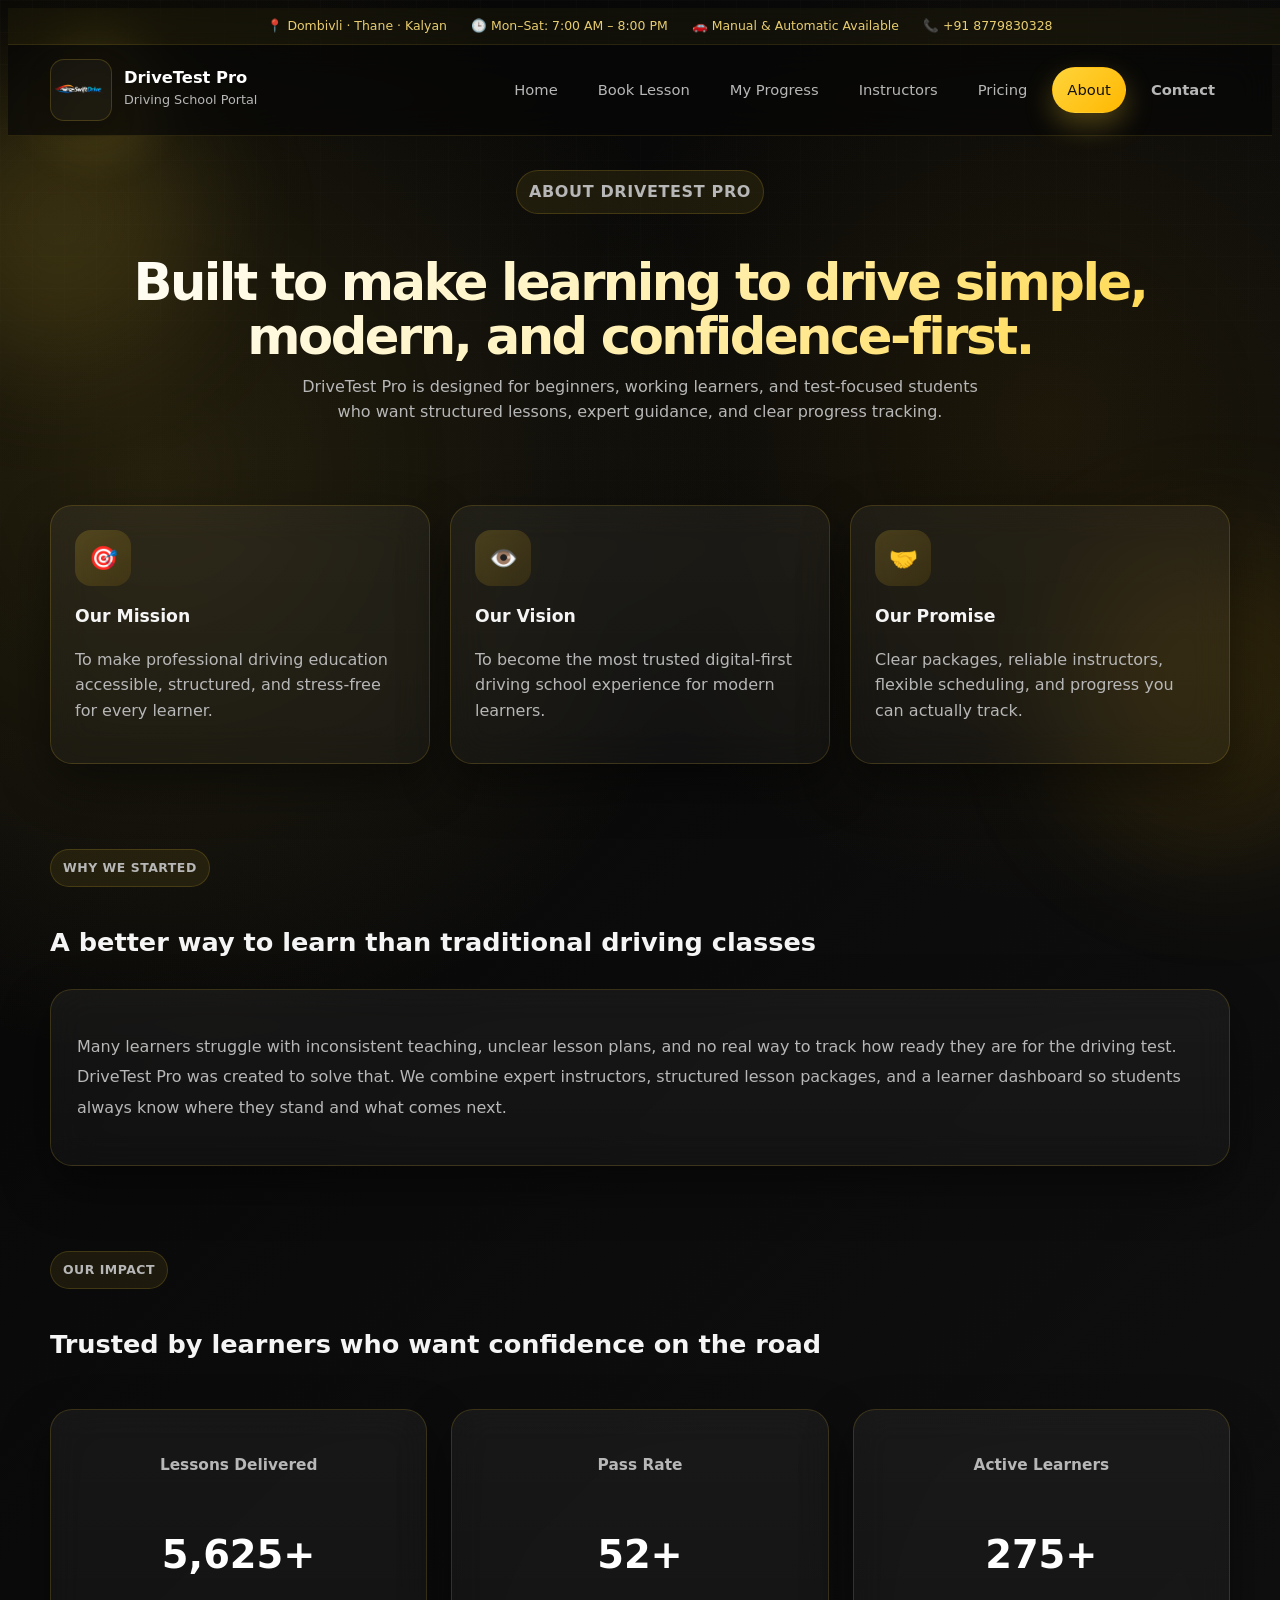
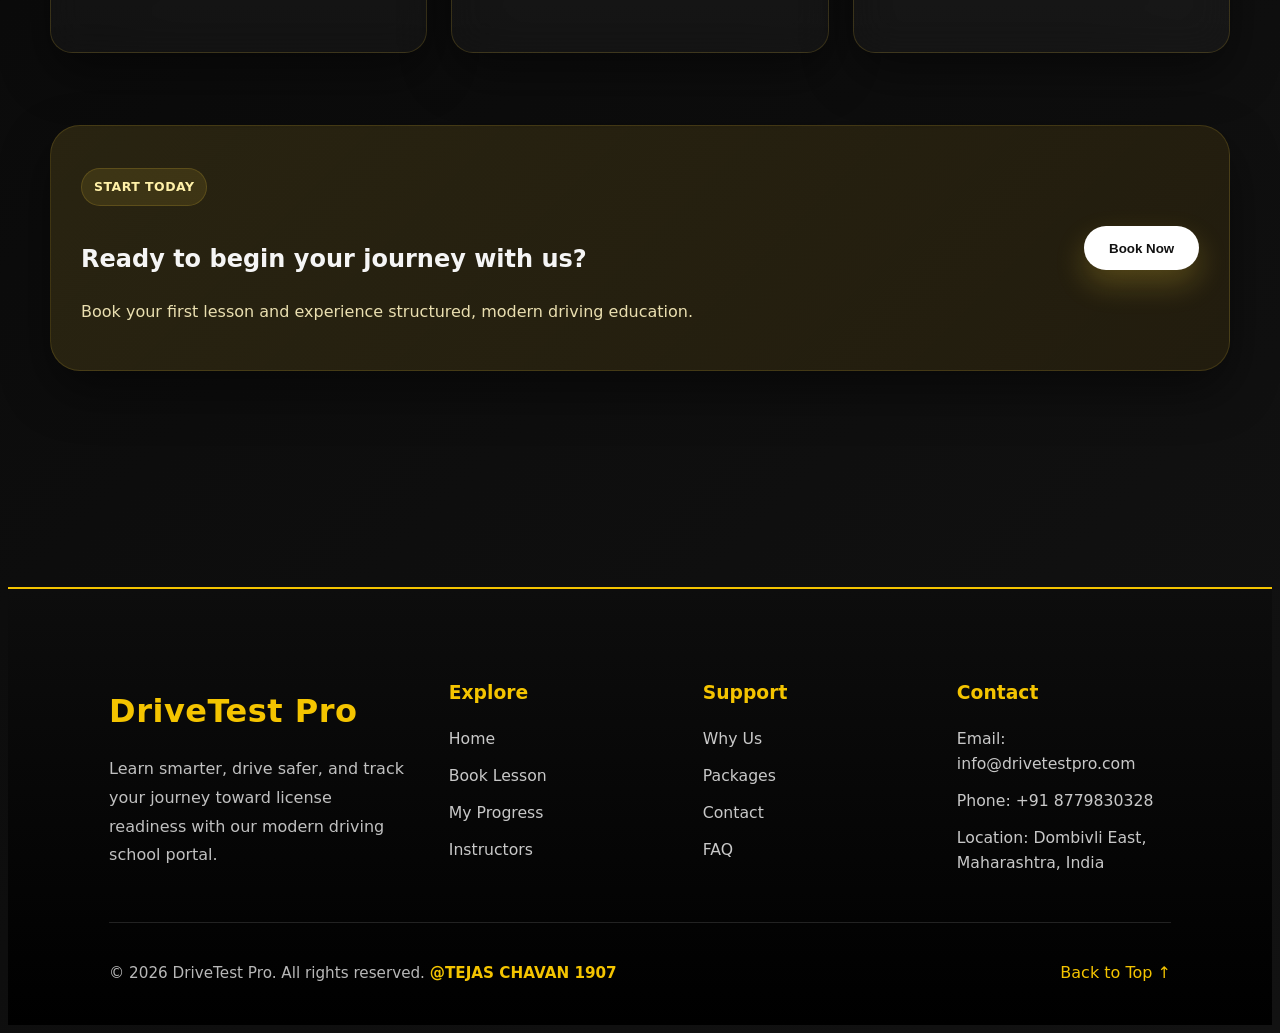
<file: about.html>
<title>DriveTest Pro – Home</title>
<title>DriveTest Pro – Book Lesson</title>
<title>DriveTest Pro – My Progress</title>
<title>DriveTest Pro – About Us</title>
<!DOCTYPE html>
<html lang="en">

<head>
    <meta charset="UTF-8" />
    <meta name="viewport" content="width=device-width, initial-scale=1.0" />
    <title>DriveTest Pro – About Us</title>
    <link rel="stylesheet" href="styles.css" />
</head>

<body>
    <div class="preloader" id="preloader">
        <div class="loader-ring"></div>
        <div class="loader-text">DriveTest Pro</div>
    </div>

    <div class="cursor-glow" id="cursorGlow"></div>
    <div class="bg-orb orb-1"></div>
    <div class="bg-orb orb-2"></div>
    <div class="bg-grid"></div>

    <div class="page">
        <div class="utility-bar">
            <span>📍 Dombivli · Thane · Kalyan</span>
            <span>🕒 Mon–Sat: 7:00 AM – 8:00 PM</span>
            <span>🚗 Manual & Automatic Available</span>
            <span>📞 +91 8779830328</span>
        </div>
        <div class="topbar-wrap">
            <header class="topbar">
                <a href="index.html" class="logo-wrap">
                    <img src="logo.png" alt="DriveTest Pro logo" class="logo-img">
                    <div>
                        <div class="logo-text">DriveTest Pro</div>
                        <div class="logo-sub">Driving School Portal</div>
                    </div>
                </a>

                <nav class="nav-links" id="primaryNav">
                    <a href="index.html">Home</a>
                    <a href="book.html">Book Lesson</a>
                    <a href="progress.html">My Progress</a>
                    <a href="instructors.html">Instructors</a>
                    <a href="pricing.html">Pricing</a>
                    <a href="about.html" class="active">About</a>
                    <a href="contact.html" class="nav-cta">Contact</a>
                </nav>

                <button class="nav-toggle" id="navToggle" aria-label="Toggle navigation">
                    <span></span><span></span><span></span>
                </button>
            </header>
        </div>

        <main>
            <section class="page-hero reveal">
                <p class="eyebrow">About DriveTest Pro</p>
                <h1>Built to make learning to drive simple, modern, and confidence-first.</h1>
                <p>
                    DriveTest Pro is designed for beginners, working learners, and test-focused students
                    who want structured lessons, expert guidance, and clear progress tracking.
                </p>
            </section>

            <section class="reveal">
                <div class="feature-grid">
                    <article class="glass-card feature-card">
                        <div class="icon-badge">🎯</div>
                        <h3>Our Mission</h3>
                        <p>
                            To make professional driving education accessible, structured, and stress-free
                            for every learner.
                        </p>
                    </article>

                    <article class="glass-card feature-card">
                        <div class="icon-badge">👁️</div>
                        <h3>Our Vision</h3>
                        <p>
                            To become the most trusted digital-first driving school experience for modern learners.
                        </p>
                    </article>

                    <article class="glass-card feature-card">
                        <div class="icon-badge">🤝</div>
                        <h3>Our Promise</h3>
                        <p>
                            Clear packages, reliable instructors, flexible scheduling, and progress you can actually
                            track.
                        </p>
                    </article>
                </div>
            </section>

            <section class="reveal">
                <div class="section-header">
                    <div>
                        <p class="eyebrow">Why We Started</p>
                        <h2>A better way to learn than traditional driving classes</h2>
                    </div>
                </div>

                <article class="glass-card booking-card">
                    <p class="about-text">
                        Many learners struggle with inconsistent teaching, unclear lesson plans, and no real way
                        to track how ready they are for the driving test. DriveTest Pro was created to solve that.
                        We combine expert instructors, structured lesson packages, and a learner dashboard so
                        students always know where they stand and what comes next.
                    </p>
                </article>
            </section>

            <section class="reveal">
                <div class="section-header">
                    <div>
                        <p class="eyebrow">Our Impact</p>
                        <h2>Trusted by learners who want confidence on the road</h2>
                    </div>
                </div>

                <div class="progress-grid">
                    <article class="glass-card metric-card">
                        <h3>Lessons Delivered</h3>
                        <p class="metric-number counter" data-target="10000">0</p>
                    </article>

                    <article class="glass-card metric-card">
                        <h3>Pass Rate</h3>
                        <p class="metric-number counter" data-target="95">0</p>
                    </article>

                    <article class="glass-card metric-card">
                        <h3>Active Learners</h3>
                        <p class="metric-number counter" data-target="500">0</p>
                    </article>
                </div>
            </section>

            <section class="cta-section reveal">
                <div class="cta-box">
                    <div>
                        <p class="eyebrow light">Start Today</p>
                        <h2>Ready to begin your journey with us?</h2>
                        <p>Book your first lesson and experience structured, modern driving education.</p>
                    </div>
                    <button class="btn-primary light-btn" onclick="window.location.href='book.html'">
                        Book Now
                    </button>
                </div>
            </section>
        </main>

        <footer class="footer">
  <div class="footer-container">
    
    <!-- Brand / About -->
    <div class="footer-col footer-brand">
      <h2>DriveTest Pro</h2>
      <p>
        Learn smarter, drive safer, and track your journey toward license readiness
        with our modern driving school portal.
      </p>
    </div>

    <!-- Quick Links -->
    <div class="footer-col">
      <h3>Explore</h3>
      <ul>
        <li><a href="index.html">Home</a></li>
        <li><a href="book.html">Book Lesson</a></li>
        <li><a href="progress.html">My Progress</a></li>
        <li><a href="instructors.html">Instructors</a></li>
      </ul>
    </div>

    <!-- Support -->
    <div class="footer-col">
      <h3>Support</h3>
      <ul>
        <li><a href="why-us.html">Why Us</a></li>
        <li><a href="pricing.html">Packages</a></li>
        <li><a href="contact.html">Contact</a></li>
        <li><a href="faq.html">FAQ</a></li>
      </ul>
    </div>

    <!-- Contact -->
    <div class="footer-col">
      <h3>Contact</h3>
      <ul class="footer-contact">
        <li>Email: info@drivetestpro.com</li>
        <li>Phone: +91 8779830328</li>
        <li>Location: Dombivli East, Maharashtra, India</li>
      </ul>
    </div>

  </div>

  <div class="footer-bottom">
    <p>© 2026 DriveTest Pro. All rights reserved. <span>@TEJAS CHAVAN 1907</span></p>
    <a href="#">Back to Top ↑</a>
  </div>
</footer>

    <script src="app.js"></script>
</body>

</html>
</file>
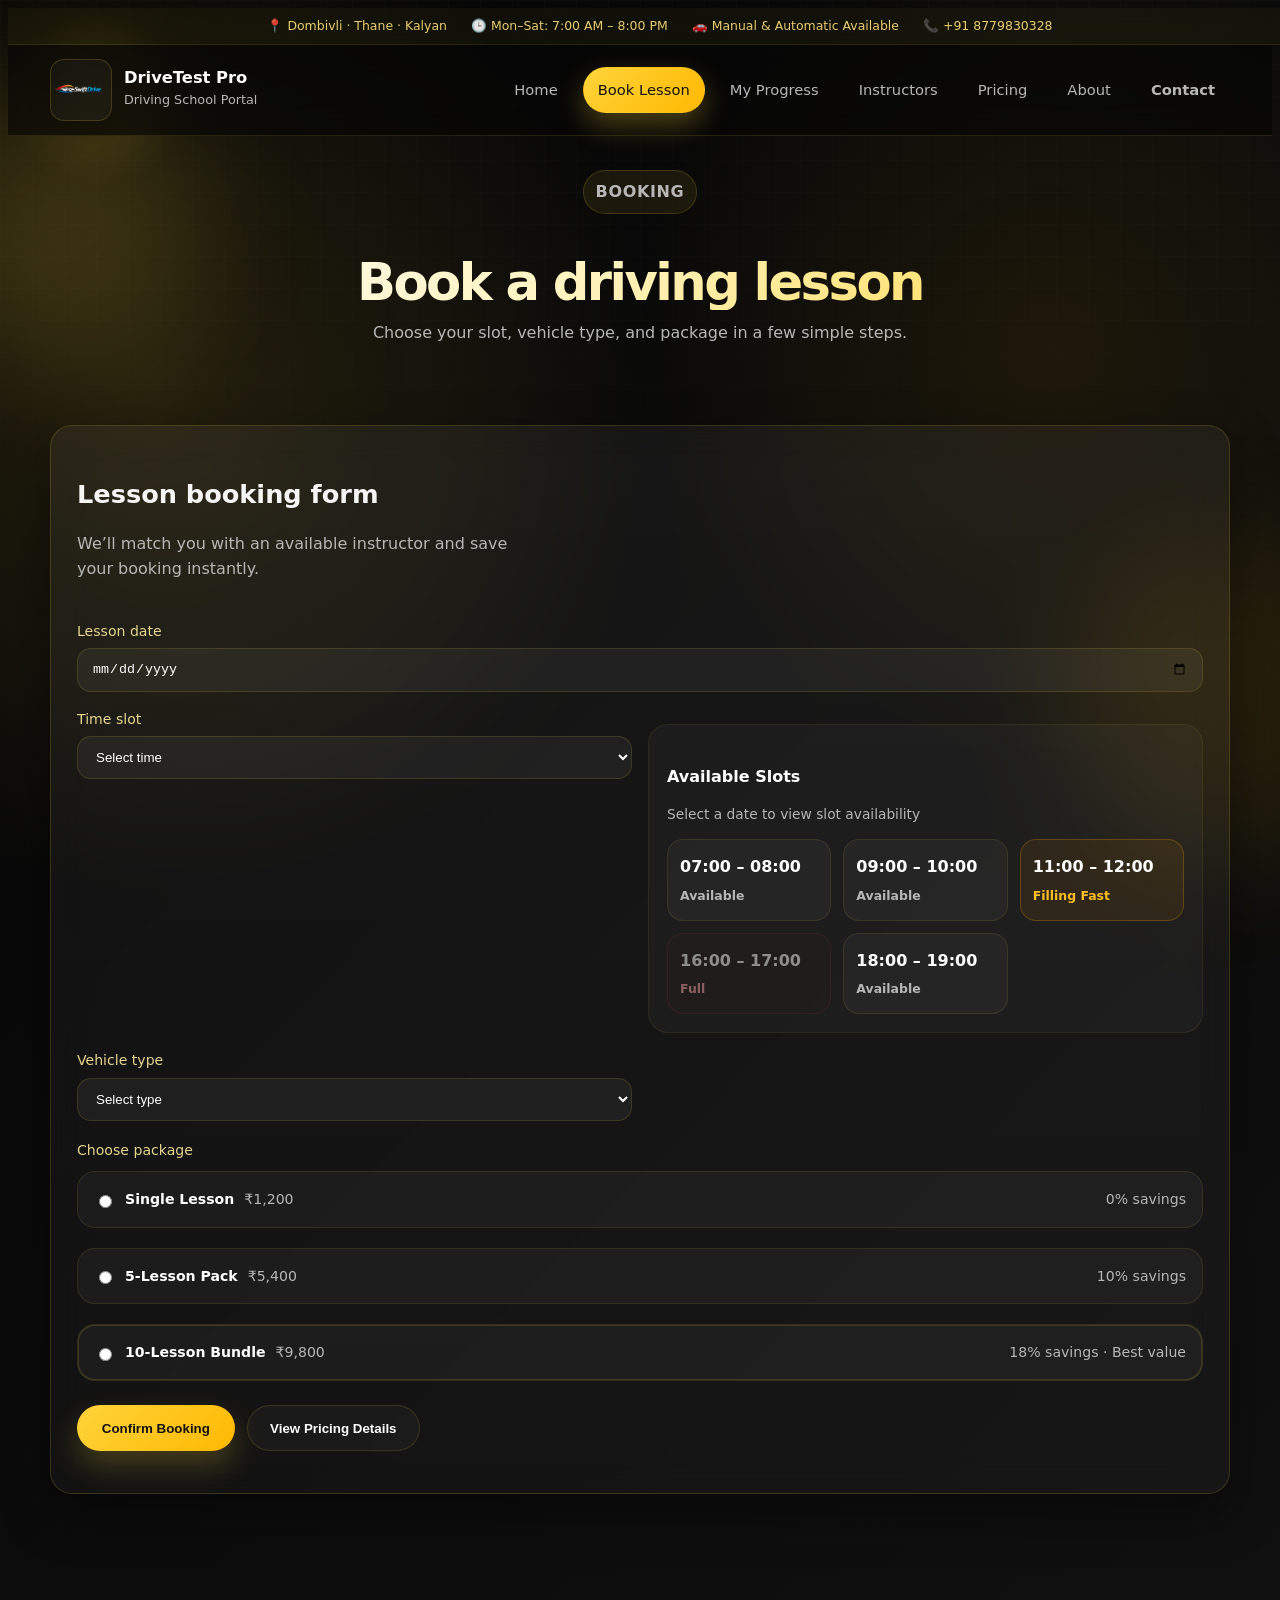
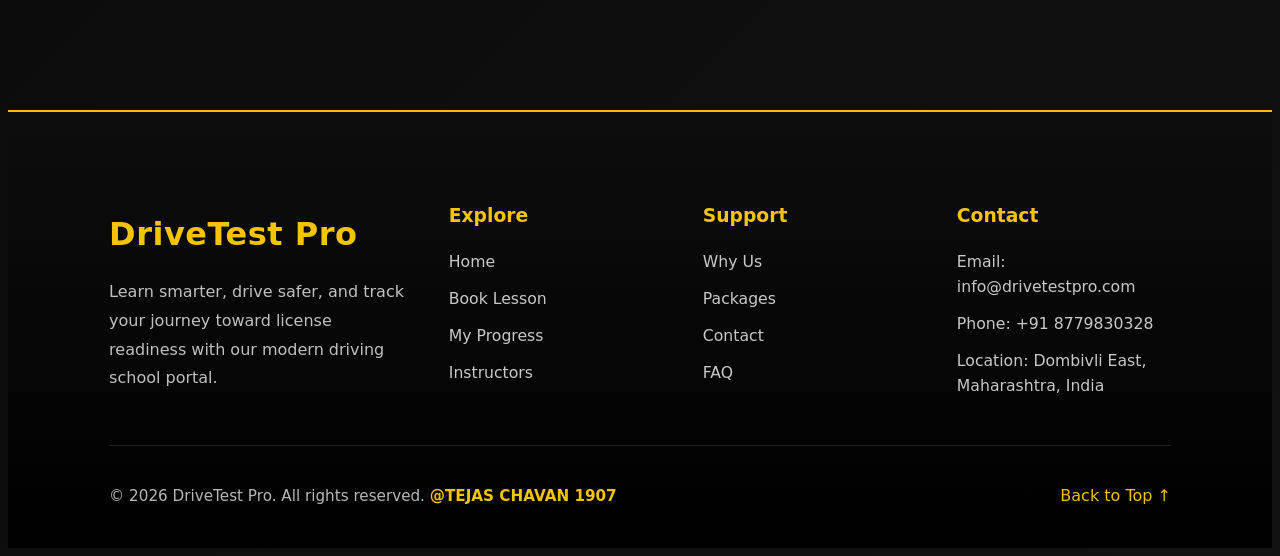
<file: book.html>
<title>DriveTest Pro – Home</title>
<title>DriveTest Pro – Book Lesson</title>
<title>DriveTest Pro – My Progress</title>
<title>DriveTest Pro – About Us</title>
<title>DriveTest Pro – Contact Us</title>

<!DOCTYPE html>
<html lang="en">

<head>
    <meta charset="UTF-8">
    <meta name="viewport" content="width=device-width, initial-scale=1.0">
    <title>DriveTest Pro – Book Lesson</title>
    <link rel="stylesheet" href="styles.css?v=5">
</head>

<body>


    <div class="preloader" id="preloader">
        <div class="loader-ring"></div>
        <div class="loader-text">DriveTest Pro</div>
    </div>

    <div class="cursor-glow" id="cursorGlow"></div>

    <div class="bg-orb orb-1"></div>
    <div class="bg-orb orb-2"></div>
    <div class="bg-grid"></div>

    <div class="page">
        <div class="utility-bar">
            <span>📍 Dombivli · Thane · Kalyan</span>
            <span>🕒 Mon–Sat: 7:00 AM – 8:00 PM</span>
            <span>🚗 Manual & Automatic Available</span>
            <span>📞 +91 8779830328</span>
        </div>

        <!-- NAVBAR -->
        <div class="topbar-wrap">
            <header class="topbar">
                <a href="index.html" class="logo-wrap">
                    <img src="logo.png" alt="DriveTest Pro logo" class="logo-img">
                    <div>
                        <div class="logo-text">DriveTest Pro</div>
                        <div class="logo-sub">Driving School Portal</div>
                    </div>
                </a>

                <nav class="nav-links" id="primaryNav">
                    <a href="index.html">Home</a>
                    <a href="book.html" class="active">Book Lesson</a>
                    <a href="progress.html">My Progress</a>
                    <a href="instructors.html">Instructors</a>
                    <a href="pricing.html">Pricing</a>
                    <a href="about.html">About</a>
                    <a href="contact.html" class="nav-cta">Contact</a>
                </nav>

                <button class="nav-toggle" id="navToggle" aria-label="Toggle navigation">
                    <span></span>
                    <span></span>
                    <span></span>
                </button>
            </header>
        </div>

        <main>
            <section class="page-hero reveal">
                <p class="eyebrow">Booking</p>
                <h1>Book a driving lesson</h1>
                <p>Choose your slot, vehicle type, and package in a few simple steps.</p>
            </section>

            <section class="reveal">
                <article class="glass-card booking-card">
                    <div class="section-header left">
                        <div>
                            <h2>Lesson booking form</h2>
                            <p>We’ll match you with an available instructor and save your booking instantly.</p>
                        </div>
                    </div>

                    <form id="bookingForm">
                        <div class="form-grid">
                            <div>
                                <label for="date">Lesson date</label>
                                <input type="date" id="date" name="date" required>
                            </div>

                            <div class="form-row-inline">
                                <div>
                                    <label for="time">Time slot</label>
                                    <select id="time" name="time" required>
                                        <option value="">Select time</option>
                                        <option>07:00 – 08:00</option>
                                        <option>09:00 – 10:00</option>
                                        <option>11:00 – 12:00</option>
                                        <option>16:00 – 17:00</option>
                                        <option>18:00 – 19:00</option>
                                    </select>
                                </div>
                                <div class="slot-panel">
  <div class="slot-panel-top">
    <h4>Available Slots</h4>
    <p id="slotDayLabel">Select a date to view slot availability</p>
  </div>

  <div class="slot-grid" id="slotGrid">
    <button type="button" class="slot-chip available" data-slot="07:00 – 08:00">
      07:00 – 08:00
      <span>Available</span>
    </button>

    <button type="button" class="slot-chip available" data-slot="09:00 – 10:00">
      09:00 – 10:00
      <span>Available</span>
    </button>

    <button type="button" class="slot-chip fast" data-slot="11:00 – 12:00">
      11:00 – 12:00
      <span>Filling Fast</span>
    </button>

    <button type="button" class="slot-chip full" data-slot="16:00 – 17:00" disabled>
      16:00 – 17:00
      <span>Full</span>
    </button>

    <button type="button" class="slot-chip available" data-slot="18:00 – 19:00">
      18:00 – 19:00
      <span>Available</span>
    </button>
  </div>
</div>

                                <div>
                                    <label for="vehicle">Vehicle type</label>
                                    <select id="vehicle" name="vehicle" required>
                                        <option value="">Select type</option>
                                        <option>Manual</option>
                                        <option>Automatic</option>
                                    </select>
                                </div>
                            </div>
                        </div>

                        <div class="package-group">
                            <label>Choose package</label>

                            <div class="package-options">
                                <label class="package-option" data-plan="single">
                                    <div class="pkg-main">
                                        <input type="radio" name="package" value="single" required>
                                        <span class="pkg-name">Single Lesson</span>
                                        <span class="pkg-price">₹1,200</span>
                                    </div>
                                    <span class="pkg-save">0% savings</span>
                                </label>

                                <label class="package-option" data-plan="five">
                                    <div class="pkg-main">
                                        <input type="radio" name="package" value="five">
                                        <span class="pkg-name">5-Lesson Pack</span>
                                        <span class="pkg-price">₹5,400</span>
                                    </div>
                                    <span class="pkg-save">10% savings</span>
                                </label>

                                <label class="package-option highlight-option" data-plan="ten">
                                    <div class="pkg-main">
                                        <input type="radio" name="package" value="ten">
                                        <span class="pkg-name">10-Lesson Bundle</span>
                                        <span class="pkg-price">₹9,800</span>
                                    </div>
                                    <span class="pkg-save">18% savings · Best value</span>
                                </label>
                            </div>
                        </div>

                        <div class="booking-actions">
                            <button type="submit" class="btn-primary">Confirm Booking</button>
                            <button type="button" class="btn-ghost" onclick="window.location.href='pricing.html'">
                                View Pricing Details
                            </button>
                        </div>
                    </form>
                </article>
            </section>
        </main>

        <!-- FOOTER -->
        <footer class="footer">
  <div class="footer-container">
    
    <!-- Brand / About -->
    <div class="footer-col footer-brand">
      <h2>DriveTest Pro</h2>
      <p>
        Learn smarter, drive safer, and track your journey toward license readiness
        with our modern driving school portal.
      </p>
    </div>

    <!-- Quick Links -->
    <div class="footer-col">
      <h3>Explore</h3>
      <ul>
        <li><a href="index.html">Home</a></li>
        <li><a href="book.html">Book Lesson</a></li>
        <li><a href="progress.html">My Progress</a></li>
        <li><a href="instructors.html">Instructors</a></li>
      </ul>
    </div>

    <!-- Support -->
    <div class="footer-col">
      <h3>Support</h3>
      <ul>
        <li><a href="why-us.html">Why Us</a></li>
        <li><a href="pricing.html">Packages</a></li>
        <li><a href="contact.html">Contact</a></li>
        <li><a href="faq.html">FAQ</a></li>
      </ul>
    </div>

    <!-- Contact -->
    <div class="footer-col">
      <h3>Contact</h3>
      <ul class="footer-contact">
        <li>Email: info@drivetestpro.com</li>
        <li>Phone: +91 8779830328</li>
        <li>Location: Dombivli East, Maharashtra, India</li>
      </ul>
    </div>

  </div>

  <div class="footer-bottom">
    <p>© 2026 DriveTest Pro. All rights reserved. <span>@TEJAS CHAVAN 1907</span></p>
    <a href="#">Back to Top ↑</a>
  </div>
</footer>

    </div>

    <script src="app.js?v=6"></script>
</body>

</html>
</file>
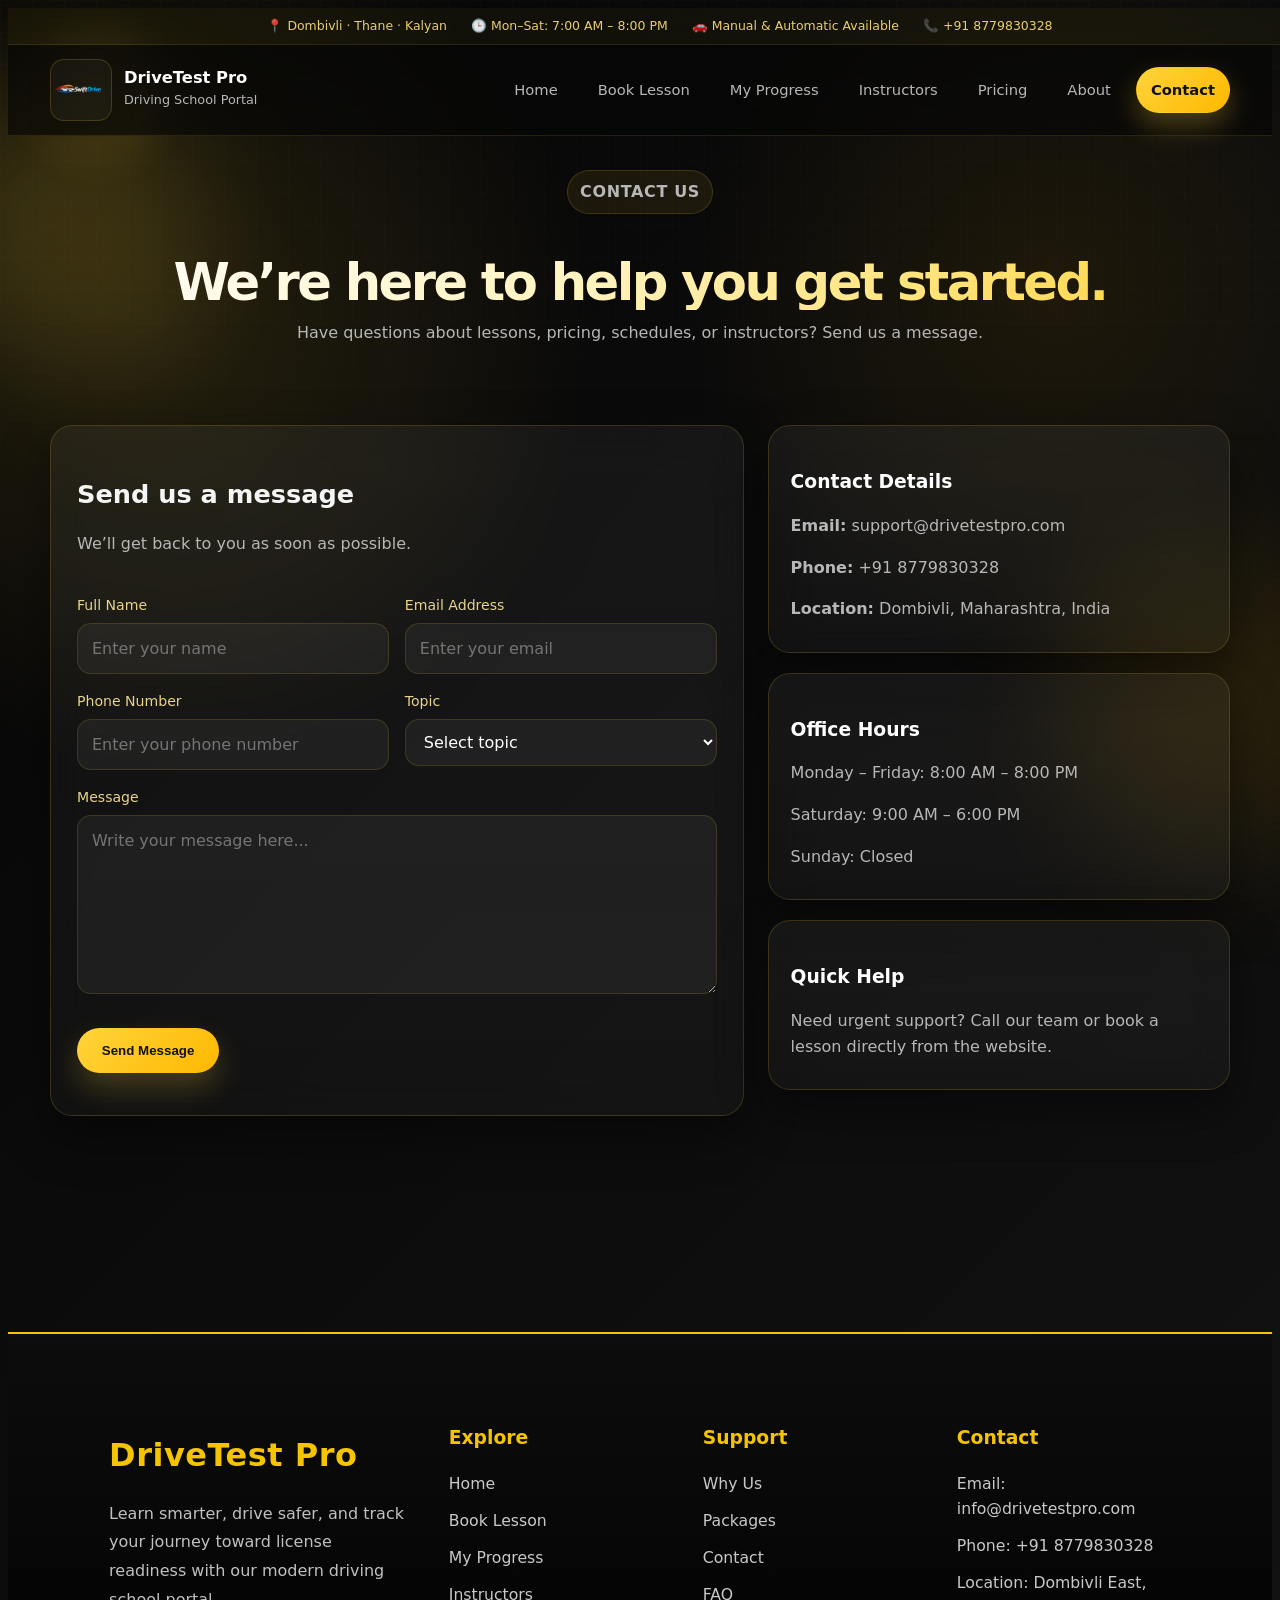
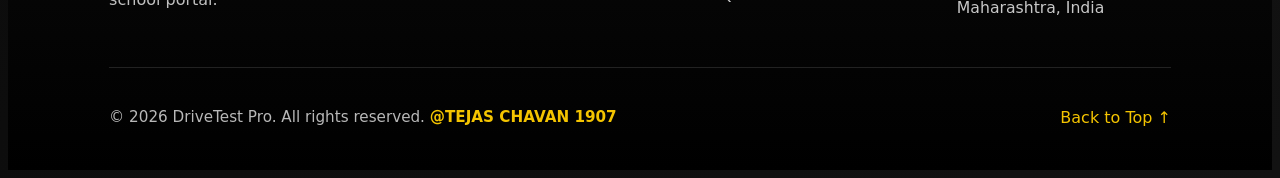
<file: contact.html>
<title>DriveTest Pro – Home</title>
<title>DriveTest Pro – Book Lesson</title>
<title>DriveTest Pro – My Progress</title>
<title>DriveTest Pro – About Us</title>
<title>DriveTest Pro – Contact Us</title>

<!DOCTYPE html>
<html lang="en">

<head>
    <meta charset="UTF-8" />
    <meta name="viewport" content="width=device-width, initial-scale=1.0" />
    <title>DriveTest Pro – Contact Us</title>
    <link rel="stylesheet" href="styles.css" />
</head>

<body>
    <div class="preloader" id="preloader">
        <div class="loader-ring"></div>
        <div class="loader-text">DriveTest Pro</div>
    </div>

    <div class="cursor-glow" id="cursorGlow"></div>
    <div class="bg-orb orb-1"></div>
    <div class="bg-orb orb-2"></div>
    <div class="bg-grid"></div>

    <div class="page">
        <div class="utility-bar">
            <span>📍 Dombivli · Thane · Kalyan</span>
            <span>🕒 Mon–Sat: 7:00 AM – 8:00 PM</span>
            <span>🚗 Manual & Automatic Available</span>
            <span>📞 +91 8779830328</span>
        </div>
        <div class="topbar-wrap">
            <header class="topbar">
                <a href="index.html" class="logo-wrap">
                    <img src="logo.png" alt="DriveTest Pro logo" class="logo-img">
                    <div>
                        <div class="logo-text">DriveTest Pro</div>
                        <div class="logo-sub">Driving School Portal</div>
                    </div>
                </a>

                <nav class="nav-links" id="primaryNav">
                    <a href="index.html">Home</a>
                    <a href="book.html">Book Lesson</a>
                    <a href="progress.html">My Progress</a>
                    <a href="instructors.html">Instructors</a>
                    <a href="pricing.html">Pricing</a>
                    <a href="about.html">About</a>
                    <a href="contact.html" class="active nav-cta">Contact</a>
                </nav>

                <button class="nav-toggle" id="navToggle" aria-label="Toggle navigation">
                    <span></span><span></span><span></span>
                </button>
            </header>
        </div>

        <main>
            <section class="page-hero reveal">
                <p class="eyebrow">Contact Us</p>
                <h1>We’re here to help you get started.</h1>
                <p>
                    Have questions about lessons, pricing, schedules, or instructors? Send us a message.
                </p>
            </section>

            <section class="reveal">
                <div class="contact-layout">
                    <article class="glass-card booking-card">
                        <div class="section-header left">
                            <div>
                                <h2>Send us a message</h2>
                                <p>We’ll get back to you as soon as possible.</p>
                            </div>
                        </div>

                        <form id="contactForm" class="contact-form">
                            <div class="form-grid">
                                <div class="form-row-inline">
                                    <div>
                                        <label for="name">Full Name</label>
                                        <input type="text" id="name" placeholder="Enter your name" />
                                    </div>
                                    <div>
                                        <label for="email">Email Address</label>
                                        <input type="email" id="email" placeholder="Enter your email" />
                                    </div>
                                </div>

                                <div class="form-row-inline">
                                    <div>
                                        <label for="phone">Phone Number</label>
                                        <input type="tel" id="phone" placeholder="Enter your phone number" />
                                    </div>
                                    <div>
                                        <label for="topic">Topic</label>
                                        <select id="topic">
                                            <option value="">Select topic</option>
                                            <option>Lesson Booking</option>
                                            <option>Pricing</option>
                                            <option>Instructor Query</option>
                                            <option>Technical Support</option>
                                        </select>
                                    </div>
                                </div>

                                <div>
                                    <label for="message">Message</label>
                                    <textarea id="message" rows="6" placeholder="Write your message here..."></textarea>
                                </div>

                                <div class="booking-actions">
                                    <button type="submit" class="btn-primary">Send Message</button>
                                </div>
                            </div>
                        </form>
                    </article>

                    <aside class="contact-side">
                        <article class="glass-card contact-card">
                            <h3>Contact Details</h3>
                            <p><strong>Email:</strong> support@drivetestpro.com</p>
                            <p><strong>Phone:</strong> +91 8779830328</p>
                            <p><strong>Location:</strong> Dombivli, Maharashtra, India</p>
                        </article>

                        <article class="glass-card contact-card">
                            <h3>Office Hours</h3>
                            <p>Monday – Friday: 8:00 AM – 8:00 PM</p>
                            <p>Saturday: 9:00 AM – 6:00 PM</p>
                            <p>Sunday: Closed</p>
                        </article>

                        <article class="glass-card contact-card">
                            <h3>Quick Help</h3>
                            <p>Need urgent support? Call our team or book a lesson directly from the website.</p>
                        </article>
                    </aside>
                </div>
            </section>
        </main>

        <footer class="footer">
  <div class="footer-container">
    
    <!-- Brand / About -->
    <div class="footer-col footer-brand">
      <h2>DriveTest Pro</h2>
      <p>
        Learn smarter, drive safer, and track your journey toward license readiness
        with our modern driving school portal.
      </p>
    </div>

    <!-- Quick Links -->
    <div class="footer-col">
      <h3>Explore</h3>
      <ul>
        <li><a href="index.html">Home</a></li>
        <li><a href="book.html">Book Lesson</a></li>
        <li><a href="progress.html">My Progress</a></li>
        <li><a href="instructors.html">Instructors</a></li>
      </ul>
    </div>

    <!-- Support -->
    <div class="footer-col">
      <h3>Support</h3>
      <ul>
        <li><a href="why-us.html">Why Us</a></li>
        <li><a href="pricing.html">Packages</a></li>
        <li><a href="contact.html">Contact</a></li>
        <li><a href="faq.html">FAQ</a></li>
      </ul>
    </div>

    <!-- Contact -->
    <div class="footer-col">
      <h3>Contact</h3>
      <ul class="footer-contact">
        <li>Email: info@drivetestpro.com</li>
        <li>Phone: +91 8779830328</li>
        <li>Location: Dombivli East, Maharashtra, India</li>
      </ul>
    </div>

  </div>

  <div class="footer-bottom">
    <p>© 2026 DriveTest Pro. All rights reserved. <span>@TEJAS CHAVAN 1907</span></p>
    <a href="#">Back to Top ↑</a>
  </div>
</footer>

    <script src="app.js"></script>
</body>

</html>
</file>
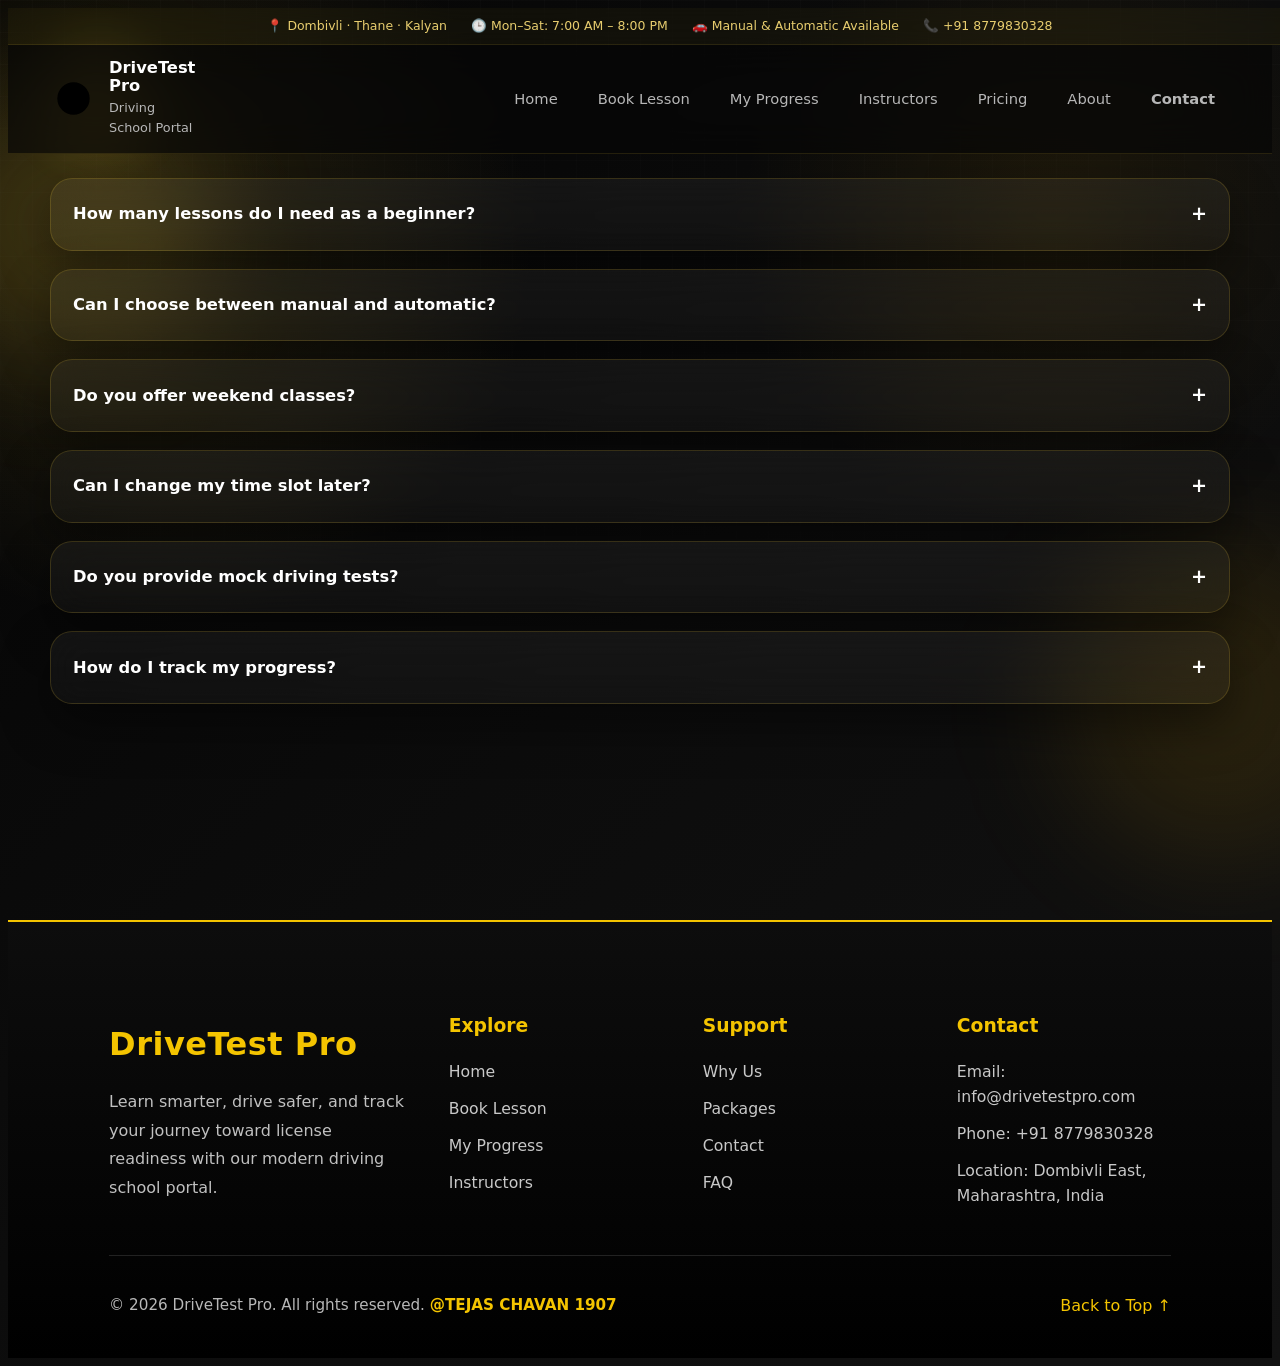
<file: faq.html>
<title>DriveTest Pro – Home</title>
<title>DriveTest Pro – Book Lesson</title>
<title>DriveTest Pro – My Progress</title>
<title>DriveTest Pro – About Us</title>
<title>DriveTest Pro – Contact Us</title>
<title>DriveTest Pro – FAQ</title>

<!DOCTYPE html>
<html lang="en">

<head>
    <meta charset="UTF-8" />
    <meta name="viewport" content="width=device-width, initial-scale=1.0" />
    <title>DriveTest Pro – FAQ</title>
    <link rel="stylesheet" href="styles.css" />
</head>

<body>
    <div class="preloader" id="preloader">
        <div class="loader-ring"></div>
        <div class="loader-text">DriveTest Pro</div>
    </div>

    <div class="cursor-glow" id="cursorGlow"></div>
    <div class="bg-orb orb-1"></div>
    <div class="bg-orb orb-2"></div>
    <div class="bg-grid"></div>

    <div class="page">
        <div class="utility-bar">
            <span>📍 Dombivli · Thane · Kalyan</span>
            <span>🕒 Mon–Sat: 7:00 AM – 8:00 PM</span>
            <span>🚗 Manual & Automatic Available</span>
            <span>📞 +91 8779830328</span>
        </div>
        <div class="topbar-wrap">
            <header class="topbar">
                <a href="index.html" class="logo-wrap">
                    <svg class="logo-svg" viewBox="0 0 64 64" aria-hidden="true">
                        <circle cx="32" cy="32" r="22" class="logo-ring"></circle>
                        <path class="logo-car" d="M20 34 L24 26 L40 24 L44 30 L44 36 L20 36 Z" />
                    </svg>
                    <div>
                        <div class="logo-text">DriveTest Pro</div>
                        <div class="logo-sub">Driving School Portal</div>
                    </div>
                </a>

                <nav class="nav-links" id="primaryNav">
                    <a href="index.html">Home</a>
                    <a href="book.html">Book Lesson</a>
                    <a href="progress.html">My Progress</a>
                    <a href="instructors.html">Instructors</a>
                    <a href="pricing.html">Pricing</a>
                    <a href="about.html">About</a>
                    <a href="contact.html" class="nav-cta">Contact</a>
                </nav>

                <button class="nav-toggle" id="navToggle" aria-label="Toggle navigation">
                    <span></span><span></span><span></span>
                </button>
            </header>
        </div>

        <main>
            <section class="reveal">
                <div class="faq-list">

                    <article class="glass-card faq-card">
                        <button class="faq-question" type="button">
                            <span>How many lessons do I need as a beginner?</span>
                            <span>+</span>
                        </button>
                        <div class="faq-answer">
                            <p>Most beginners choose the 10-lesson bundle because it offers a complete beginner-to-test
                                roadmap.</p>
                        </div>
                    </article>

                    <article class="glass-card faq-card">
                        <button class="faq-question" type="button">
                            <span>Can I choose between manual and automatic?</span>
                            <span>+</span>
                        </button>
                        <div class="faq-answer">
                            <p>Yes, you can choose your preferred vehicle type while booking your lesson.</p>
                        </div>
                    </article>

                    <article class="glass-card faq-card">
                        <button class="faq-question" type="button">
                            <span>Do you offer weekend classes?</span>
                            <span>+</span>
                        </button>
                        <div class="faq-answer">
                            <p>Yes, weekend slots are available for students and working professionals.</p>
                        </div>
                    </article>

                    <article class="glass-card faq-card">
                        <button class="faq-question" type="button">
                            <span>Can I change my time slot later?</span>
                            <span>+</span>
                        </button>
                        <div class="faq-answer">
                            <p>Yes, depending on instructor availability, lesson timing can be rescheduled.</p>
                        </div>
                    </article>

                    <article class="glass-card faq-card">
                        <button class="faq-question" type="button">
                            <span>Do you provide mock driving tests?</span>
                            <span>+</span>
                        </button>
                        <div class="faq-answer">
                            <p>Yes, selected packages include mock test-style practice for confidence and preparation.
                            </p>
                        </div>
                    </article>

                    <article class="glass-card faq-card">
                        <button class="faq-question" type="button">
                            <span>How do I track my progress?</span>
                            <span>+</span>
                        </button>
                        <div class="faq-answer">
                            <p>Your progress page shows lessons booked, completed lessons, remaining sessions, and
                                readiness level.</p>
                        </div>
                    </article>

                </div>
            </section>
        </main>

       <footer class="footer">
  <div class="footer-container">
    
    <!-- Brand / About -->
    <div class="footer-col footer-brand">
      <h2>DriveTest Pro</h2>
      <p>
        Learn smarter, drive safer, and track your journey toward license readiness
        with our modern driving school portal.
      </p>
    </div>

    <!-- Quick Links -->
    <div class="footer-col">
      <h3>Explore</h3>
      <ul>
        <li><a href="index.html">Home</a></li>
        <li><a href="book.html">Book Lesson</a></li>
        <li><a href="progress.html">My Progress</a></li>
        <li><a href="instructors.html">Instructors</a></li>
      </ul>
    </div>

    <!-- Support -->
    <div class="footer-col">
      <h3>Support</h3>
      <ul>
        <li><a href="why-us.html">Why Us</a></li>
        <li><a href="pricing.html">Packages</a></li>
        <li><a href="contact.html">Contact</a></li>
        <li><a href="faq.html">FAQ</a></li>
      </ul>
    </div>

    <!-- Contact -->
    <div class="footer-col">
      <h3>Contact</h3>
      <ul class="footer-contact">
        <li>Email: info@drivetestpro.com</li>
        <li>Phone: +91 8779830328</li>
        <li>Location: Dombivli East, Maharashtra, India</li>
      </ul>
    </div>

  </div>

  <div class="footer-bottom">
    <p>© 2026 DriveTest Pro. All rights reserved. <span>@TEJAS CHAVAN 1907</span></p>
    <a href="#">Back to Top ↑</a>
  </div>
</footer>

    <script src="app.js"></script>
</body>

</html>
</file>
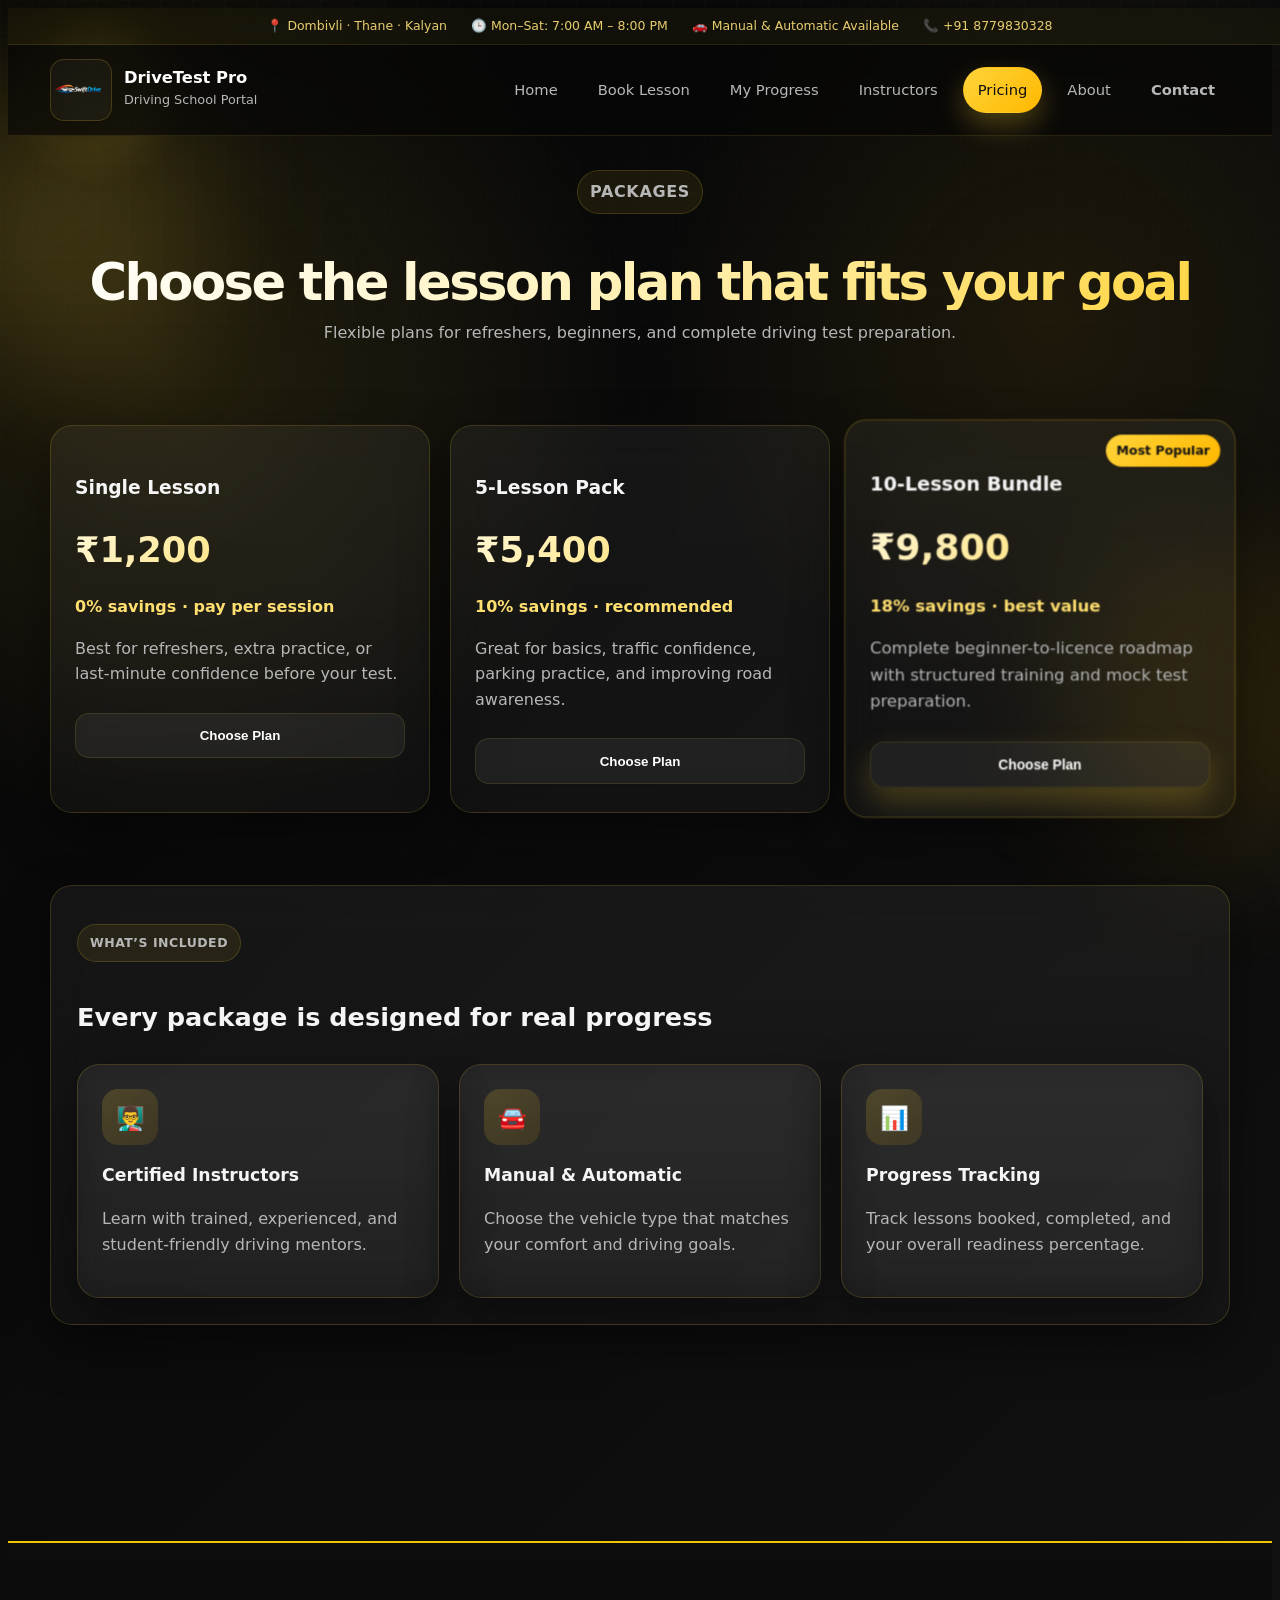
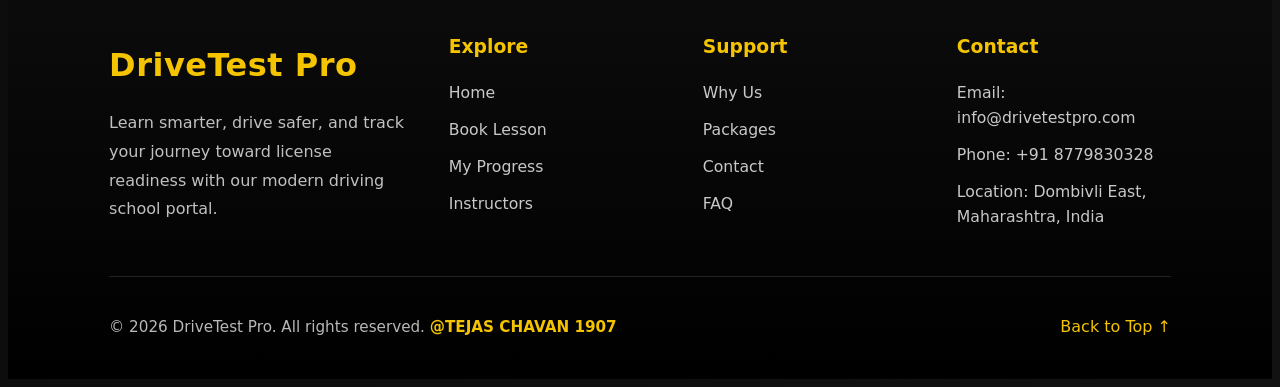
<file: pricing.html>
<title>DriveTest Pro – Home</title>
<title>DriveTest Pro – Book Lesson</title>
<title>DriveTest Pro – My Progress</title>
<title>DriveTest Pro – About Us</title>
<title>DriveTest Pro – Contact Us</title>
<title>DriveTest Pro – FAQ</title>
<title>DriveTest Pro – Instructors</title>
<title>DriveTest Pro – Pricing</title>

<!DOCTYPE html>
<html lang="en">

<head>
    <meta charset="UTF-8">
    <meta name="viewport" content="width=device-width, initial-scale=1.0">
    <title>DriveTest Pro – Pricing</title>
    <link rel="stylesheet" href="styles.css?v=5">
</head>

<body>

    <div class="preloader" id="preloader">
        <div class="loader-ring"></div>
        <div class="loader-text">DriveTest Pro</div>
    </div>

    <div class="cursor-glow" id="cursorGlow"></div>

    <div class="bg-orb orb-1"></div>
    <div class="bg-orb orb-2"></div>
    <div class="bg-grid"></div>

    <div class="page">
        <div class="utility-bar">
            <span>📍 Dombivli · Thane · Kalyan</span>
            <span>🕒 Mon–Sat: 7:00 AM – 8:00 PM</span>
            <span>🚗 Manual & Automatic Available</span>
            <span>📞 +91 8779830328</span>
        </div>

        <!-- NAVBAR -->
        <div class="topbar-wrap">
            <header class="topbar">
                <a href="index.html" class="logo-wrap">
                    <img src="logo.png" alt="DriveTest Pro logo" class="logo-img">
                    <div>
                        <div class="logo-text">DriveTest Pro</div>
                        <div class="logo-sub">Driving School Portal</div>
                    </div>
                </a>

                <nav class="nav-links" id="primaryNav">
                    <a href="index.html">Home</a>
                    <a href="book.html">Book Lesson</a>
                    <a href="progress.html">My Progress</a>
                    <a href="instructors.html">Instructors</a>
                    <a href="pricing.html" class="active">Pricing</a>
                    <a href="about.html">About</a>
                    <a href="contact.html" class="nav-cta">Contact</a>
                </nav>

                <button class="nav-toggle" id="navToggle" aria-label="Toggle navigation">
                    <span></span>
                    <span></span>
                    <span></span>
                </button>
            </header>
        </div>

        <main>
            <section class="page-hero reveal">
                <p class="eyebrow">Packages</p>
                <h1>Choose the lesson plan that fits your goal</h1>
                <p>Flexible plans for refreshers, beginners, and complete driving test preparation.</p>
            </section>

            <section class="reveal">
                <div class="pricing-grid">

                    <article class="glass-card pricing-card" data-plan="single">
                        <h3>Single Lesson</h3>
                        <p class="price">₹1,200</p>
                        <p class="saving">0% savings · pay per session</p>
                        <p class="pricing-note">
                            Best for refreshers, extra practice, or last-minute confidence before your test.
                        </p>
                        <button class="pricing-btn">Choose Plan</button>
                    </article>

                    <article class="glass-card pricing-card" data-plan="five">
                        <h3>5-Lesson Pack</h3>
                        <p class="price">₹5,400</p>
                        <p class="saving">10% savings · recommended</p>
                        <p class="pricing-note">
                            Great for basics, traffic confidence, parking practice, and improving road awareness.
                        </p>
                        <button class="pricing-btn">Choose Plan</button>
                    </article>

                    <article class="glass-card pricing-card highlight" data-plan="ten">
                        <span class="pricing-badge">Most Popular</span>
                        <h3>10-Lesson Bundle</h3>
                        <p class="price">₹9,800</p>
                        <p class="saving">18% savings · best value</p>
                        <p class="pricing-note">
                            Complete beginner-to-licence roadmap with structured training and mock test preparation.
                        </p>
                        <button class="pricing-btn primary-btn">Choose Plan</button>
                    </article>

                </div>
            </section>

            <section class="reveal">
                <article class="glass-card booking-card">
                    <div class="section-header left">
                        <div>
                            <p class="eyebrow">What’s Included</p>
                            <h2>Every package is designed for real progress</h2>
                        </div>
                    </div>

                    <div class="feature-grid">
                        <article class="glass-card feature-card">
                            <div class="icon-badge">👨‍🏫</div>
                            <h3>Certified Instructors</h3>
                            <p>Learn with trained, experienced, and student-friendly driving mentors.</p>
                        </article>

                        <article class="glass-card feature-card">
                            <div class="icon-badge">🚘</div>
                            <h3>Manual & Automatic</h3>
                            <p>Choose the vehicle type that matches your comfort and driving goals.</p>
                        </article>

                        <article class="glass-card feature-card">
                            <div class="icon-badge">📊</div>
                            <h3>Progress Tracking</h3>
                            <p>Track lessons booked, completed, and your overall readiness percentage.</p>
                        </article>
                    </div>
                </article>
            </section>
        </main>

        <!-- FOOTER -->
        <footer class="footer">
  <div class="footer-container">
    
    <!-- Brand / About -->
    <div class="footer-col footer-brand">
      <h2>DriveTest Pro</h2>
      <p>
        Learn smarter, drive safer, and track your journey toward license readiness
        with our modern driving school portal.
      </p>
    </div>

    <!-- Quick Links -->
    <div class="footer-col">
      <h3>Explore</h3>
      <ul>
        <li><a href="index.html">Home</a></li>
        <li><a href="book.html">Book Lesson</a></li>
        <li><a href="progress.html">My Progress</a></li>
        <li><a href="instructors.html">Instructors</a></li>
      </ul>
    </div>

    <!-- Support -->
    <div class="footer-col">
      <h3>Support</h3>
      <ul>
        <li><a href="why-us.html">Why Us</a></li>
        <li><a href="pricing.html">Packages</a></li>
        <li><a href="contact.html">Contact</a></li>
        <li><a href="faq.html">FAQ</a></li>
      </ul>
    </div>

    <!-- Contact -->
    <div class="footer-col">
      <h3>Contact</h3>
      <ul class="footer-contact">
        <li>Email: info@drivetestpro.com</li>
        <li>Phone: +91 8779830328</li>
        <li>Location: Dombivli East, Maharashtra, India</li>
      </ul>
    </div>

  </div>

  <div class="footer-bottom">
    <p>© 2026 DriveTest Pro. All rights reserved. <span>@TEJAS CHAVAN 1907</span></p>
    <a href="#">Back to Top ↑</a>
  </div>
</footer>
    <script src="app.js"></script>
</body>

</html>
</file>
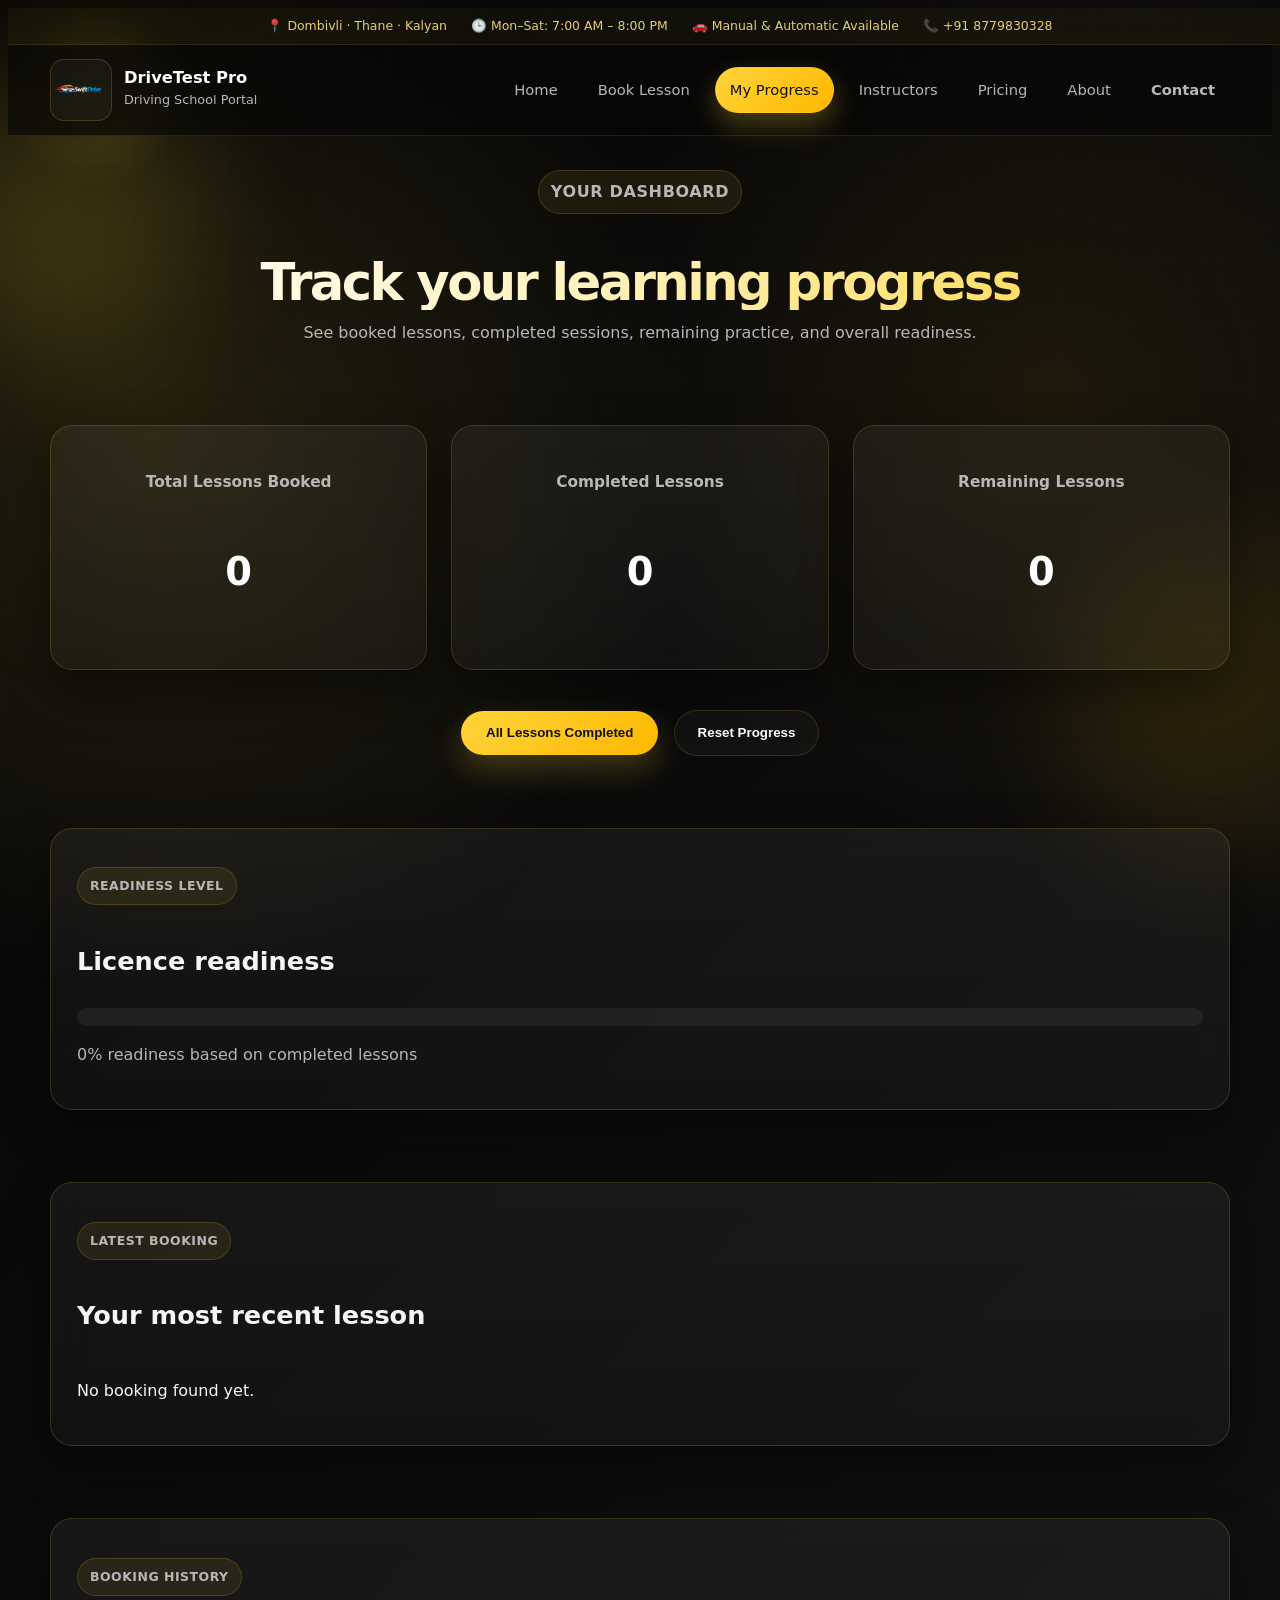
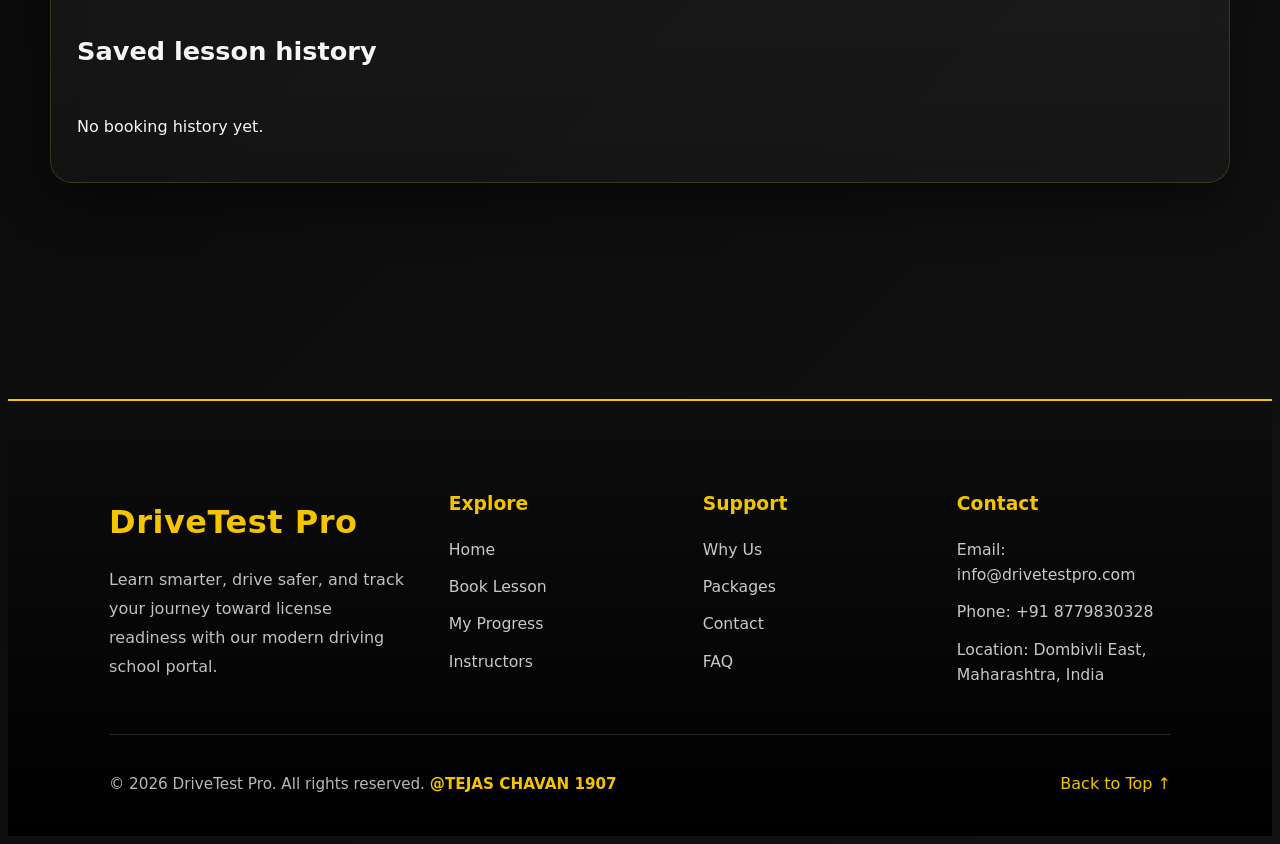
<file: progress.html>
<title>DriveTest Pro – Home</title>
<title>DriveTest Pro – Book Lesson</title>
<title>DriveTest Pro – My Progress</title>
<title>DriveTest Pro – About Us</title>
<title>DriveTest Pro – Contact Us</title>
<title>DriveTest Pro – FAQ</title>
<title>DriveTest Pro – Instructors</title>
<title>DriveTest Pro – Pricing</title>
<!DOCTYPE html>
<html lang="en">

<head>
    <meta charset="UTF-8">
    <meta name="viewport" content="width=device-width, initial-scale=1.0">
    <title>DriveTest Pro – My Progress</title>
    <link rel="stylesheet" href="styles.css?v=5">
</head>

<body>

    <div class="preloader" id="preloader">
        <div class="loader-ring"></div>
        <div class="loader-text">DriveTest Pro</div>
    </div>

    <div class="cursor-glow" id="cursorGlow"></div>

    <div class="bg-orb orb-1"></div>
    <div class="bg-orb orb-2"></div>
    <div class="bg-grid"></div>

    <div class="page">
        <div class="utility-bar">
            <span>📍 Dombivli · Thane · Kalyan</span>
            <span>🕒 Mon–Sat: 7:00 AM – 8:00 PM</span>
            <span>🚗 Manual & Automatic Available</span>
            <span>📞 +91 8779830328</span>
        </div>
        <!-- NAVBAR -->
        <div class="topbar-wrap">
            <header class="topbar">
                <a href="index.html" class="logo-wrap">
                    <img src="logo.png" alt="DriveTest Pro logo" class="logo-img">
                    <div>
                        <div class="logo-text">DriveTest Pro</div>
                        <div class="logo-sub">Driving School Portal</div>
                    </div>
                </a>

                <nav class="nav-links" id="primaryNav">
                    <a href="index.html">Home</a>
                    <a href="book.html">Book Lesson</a>
                    <a href="progress.html" class="active">My Progress</a>
                    <a href="instructors.html">Instructors</a>
                    <a href="pricing.html">Pricing</a>
                    <a href="about.html">About</a>
                    <a href="contact.html" class="nav-cta">Contact</a>
                </nav>

                <button class="nav-toggle" id="navToggle" aria-label="Toggle navigation">
                    <span></span>
                    <span></span>
                    <span></span>
                </button>
            </header>
        </div>

        <main>
            <section class="page-hero reveal">
                <p class="eyebrow">Your Dashboard</p>
                <h1>Track your learning progress</h1>
                <p>See booked lessons, completed sessions, remaining practice, and overall readiness.</p>
            </section>

            <section class="reveal">
                <div class="progress-grid">
                    <article class="glass-card metric-card">
                        <h3>Total Lessons Booked</h3>
                        <p class="metric-number" id="totalLessons">0</p>
                    </article>

                    <article class="glass-card metric-card">
                        <h3>Completed Lessons</h3>
                        <p class="metric-number" id="completedLessons">0</p>
                    </article>

                    <article class="glass-card metric-card">
                        <h3>Remaining Lessons</h3>
                        <p class="metric-number" id="remainingLessons">0</p>
                    </article>
                </div>

                <div class="progress-actions reveal">
                    <button class="btn-primary" id="completeLessonBtn" type="button">
                        Mark 1 Lesson Complete
                    </button>

                    <button class="btn-ghost" id="resetProgressBtn" type="button">
                        Reset Progress
                    </button>
                </div>
            </section>

            <section class="reveal">
                <article class="glass-card progress-card">
                    <div class="section-header left">
                        <div>
                            <p class="eyebrow">Readiness Level</p>
                            <h2>Licence readiness</h2>
                        </div>
                    </div>

                    <div class="progress-bar-wrap">
                        <div class="progress-bar" id="progressBar"></div>
                    </div>

                    <p class="progress-text">
                        <span id="readinessPercent">0%</span> readiness based on completed lessons
                    </p>
                </article>
            </section>

            <section class="reveal">
                <article class="glass-card latest-booking-card">
                    <div class="section-header left">
                        <div>
                            <p class="eyebrow">Latest Booking</p>
                            <h2>Your most recent lesson</h2>
                        </div>
                    </div>

                    <div class="latest-booking" id="latestBooking">
                        <p>No booking found yet.</p>
                    </div>
                </article>
            </section>

            <section class="reveal">
                <article class="glass-card history-card">
                    <div class="section-header left">
                        <div>
                            <p class="eyebrow">Booking History</p>
                            <h2>Saved lesson history</h2>
                        </div>
                    </div>

                    <div class="history-list" id="bookingHistoryList">
                        <p>No booking history yet.</p>
                    </div>
                </article>
            </section>
        </main>

        <!-- FOOTER -->
        <footer class="footer">
  <div class="footer-container">
    
    <!-- Brand / About -->
    <div class="footer-col footer-brand">
      <h2>DriveTest Pro</h2>
      <p>
        Learn smarter, drive safer, and track your journey toward license readiness
        with our modern driving school portal.
      </p>
    </div>

    <!-- Quick Links -->
    <div class="footer-col">
      <h3>Explore</h3>
      <ul>
        <li><a href="index.html">Home</a></li>
        <li><a href="book.html">Book Lesson</a></li>
        <li><a href="progress.html">My Progress</a></li>
        <li><a href="instructors.html">Instructors</a></li>
      </ul>
    </div>

    <!-- Support -->
    <div class="footer-col">
      <h3>Support</h3>
      <ul>
        <li><a href="why-us.html">Why Us</a></li>
        <li><a href="pricing.html">Packages</a></li>
        <li><a href="contact.html">Contact</a></li>
        <li><a href="faq.html">FAQ</a></li>
      </ul>
    </div>

    <!-- Contact -->
    <div class="footer-col">
      <h3>Contact</h3>
      <ul class="footer-contact">
        <li>Email: info@drivetestpro.com</li>
        <li>Phone: +91 8779830328</li>
        <li>Location: Dombivli East, Maharashtra, India</li>
      </ul>
    </div>

  </div>

  <div class="footer-bottom">
    <p>© 2026 DriveTest Pro. All rights reserved. <span>@TEJAS CHAVAN 1907</span></p>
    <a href="#">Back to Top ↑</a>
  </div>
</footer>
    <script src="app.js"></script>
</body>

</html>
</file>
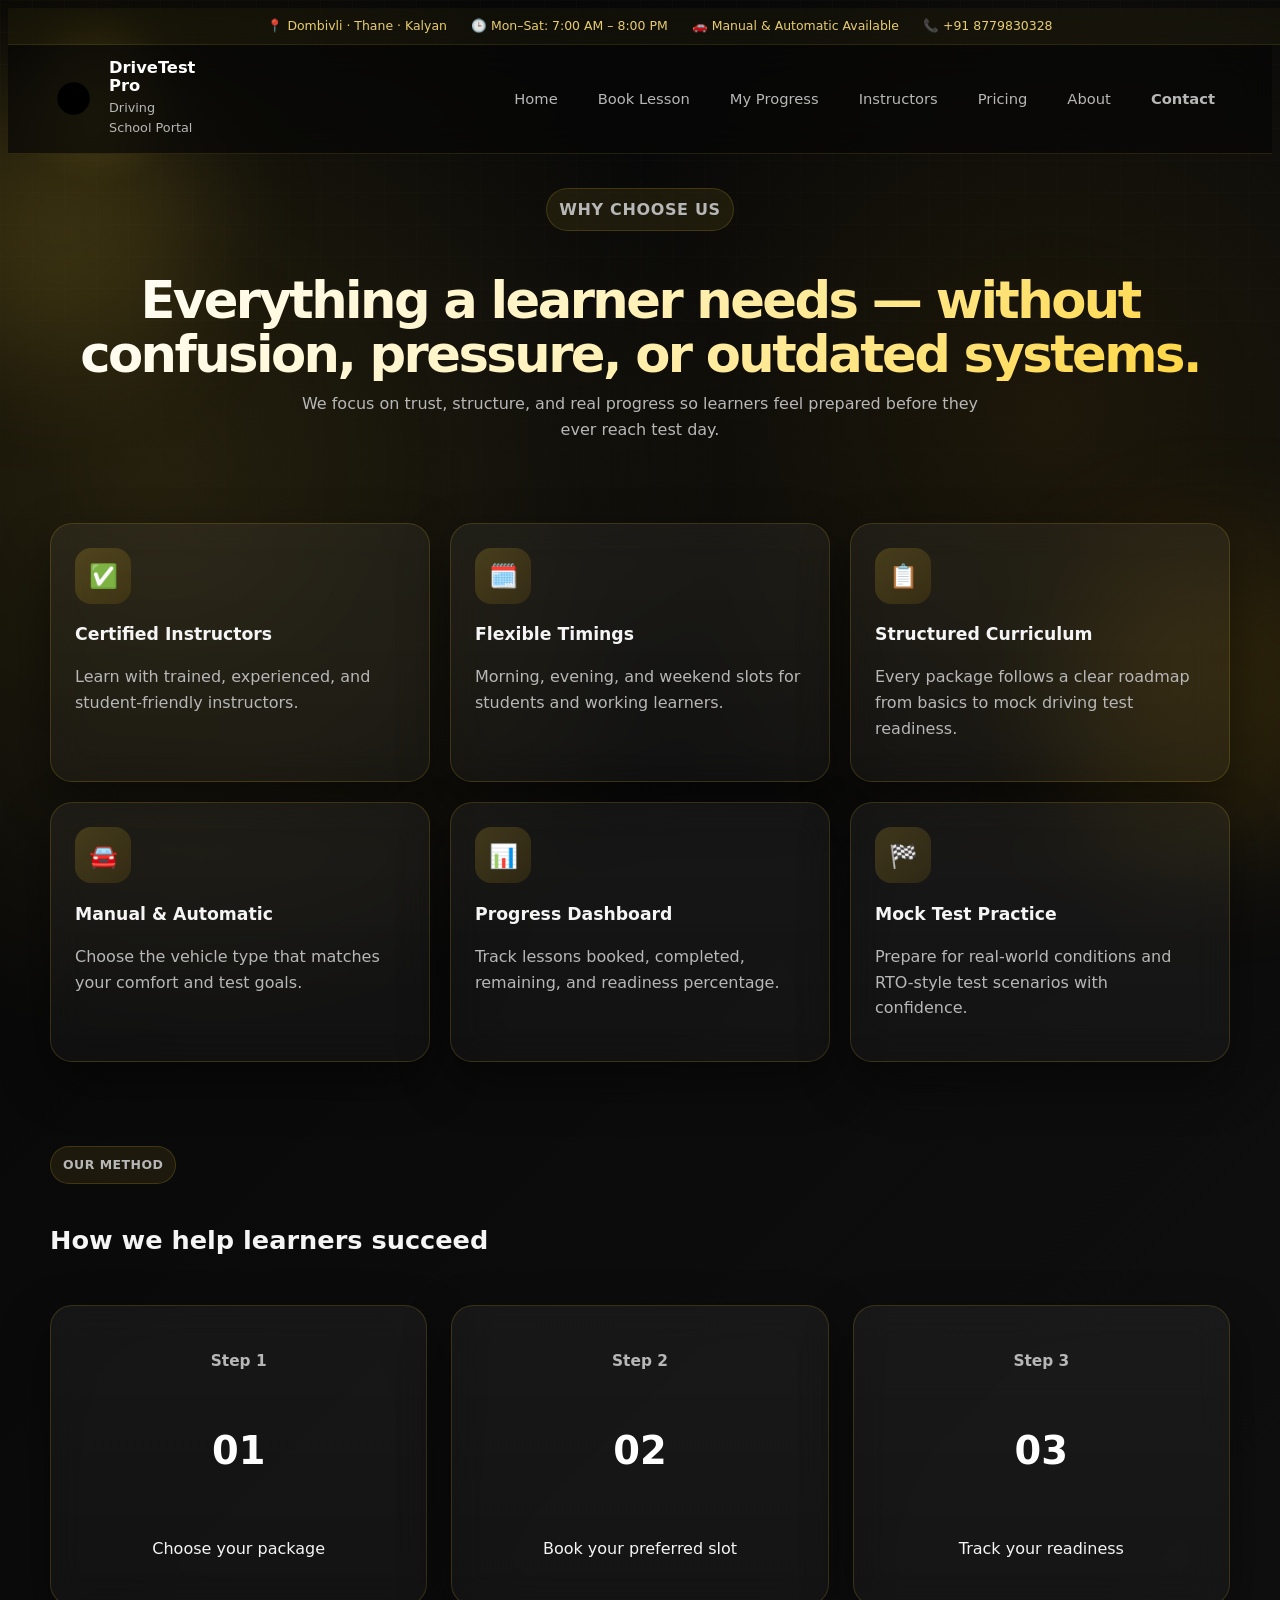
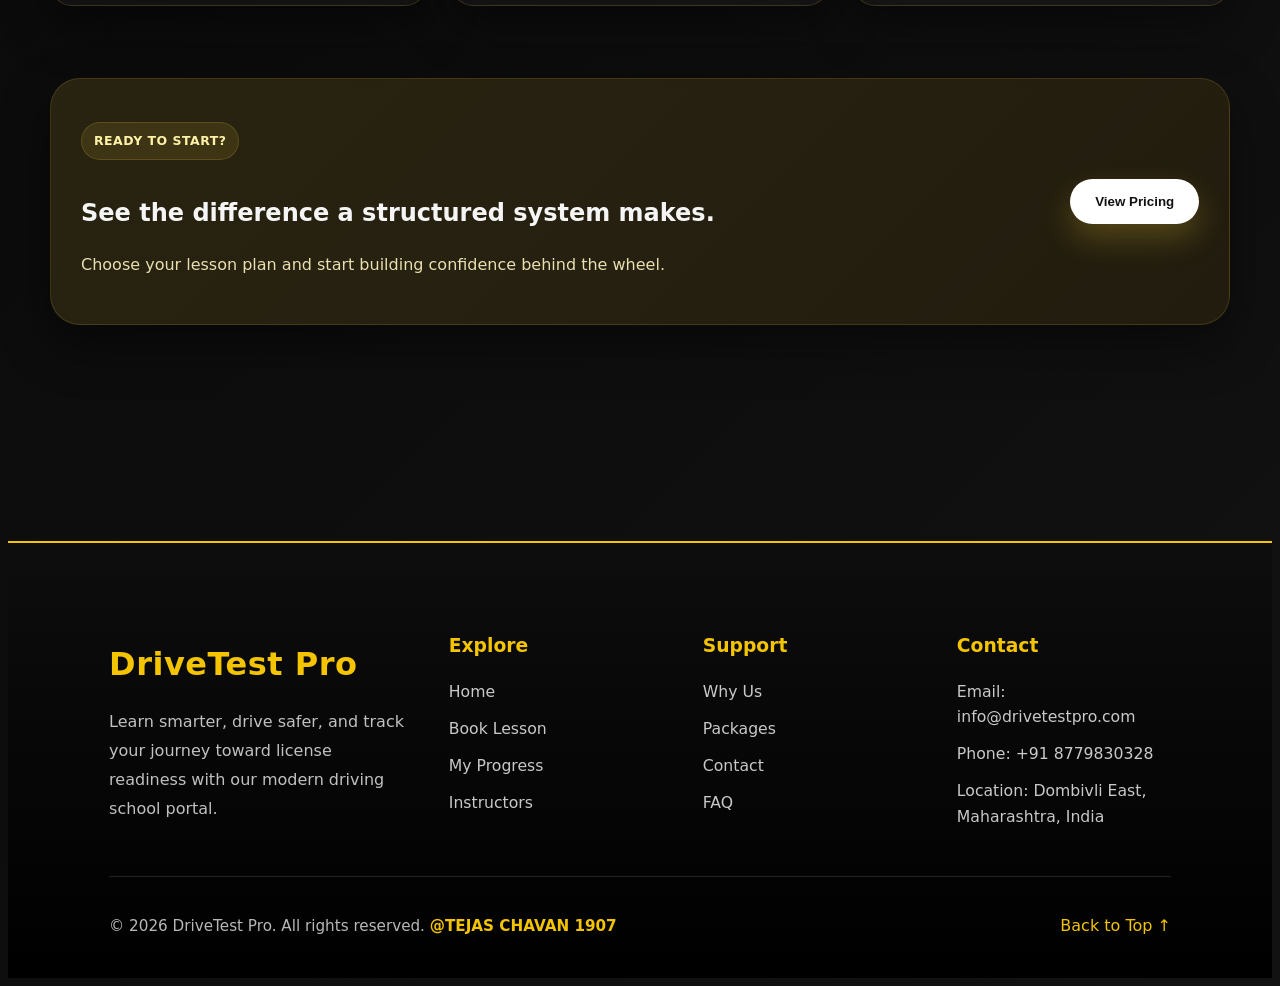
<file: why-us.html>
<title>DriveTest Pro – Home</title>
<title>DriveTest Pro – Book Lesson</title>
<title>DriveTest Pro – My Progress</title>
<title>DriveTest Pro – About Us</title>
<title>DriveTest Pro – Contact Us</title>
<title>DriveTest Pro – FAQ</title>
<title>DriveTest Pro – Instructors</title>
<title>DriveTest Pro – Pricing</title>
<title>DriveTest Pro – Why Choose Us</title>

<!DOCTYPE html>
<html lang="en">

<head>
    <meta charset="UTF-8" />
    <meta name="viewport" content="width=device-width, initial-scale=1.0" />
    <title>DriveTest Pro – Why Choose Us</title>
    <link rel="stylesheet" href="styles.css" />
</head>

<body>
    <div class="preloader" id="preloader">
        <div class="loader-ring"></div>
        <div class="loader-text">DriveTest Pro</div>
    </div>

    <div class="cursor-glow" id="cursorGlow"></div>
    <div class="bg-orb orb-1"></div>
    <div class="bg-orb orb-2"></div>
    <div class="bg-grid"></div>

    <div class="page">
        <div class="utility-bar">
            <span>📍 Dombivli · Thane · Kalyan</span>
            <span>🕒 Mon–Sat: 7:00 AM – 8:00 PM</span>
            <span>🚗 Manual & Automatic Available</span>
            <span>📞 +91 8779830328</span>
        </div>
        <div class="topbar-wrap">
            <header class="topbar">
                <a href="index.html" class="logo-wrap">
                    <svg class="logo-svg" viewBox="0 0 64 64" aria-hidden="true">
                        <circle cx="32" cy="32" r="22" class="logo-ring"></circle>
                        <path class="logo-car" d="M20 34 L24 26 L40 24 L44 30 L44 36 L20 36 Z" />
                    </svg>
                    <div>
                        <div class="logo-text">DriveTest Pro</div>
                        <div class="logo-sub">Driving School Portal</div>
                    </div>
                </a>

                <nav class="nav-links" id="primaryNav">
                    <a href="index.html">Home</a>
                    <a href="book.html">Book Lesson</a>
                    <a href="progress.html">My Progress</a>
                    <a href="instructors.html">Instructors</a>
                    <a href="pricing.html">Pricing</a>
                    <a href="about.html">About</a>
                    <a href="contact.html" class="nav-cta">Contact</a>
                </nav>

                <button class="nav-toggle" id="navToggle" aria-label="Toggle navigation">
                    <span></span><span></span><span></span>
                </button>
            </header>
        </div>

        <main>
            <section class="page-hero reveal">
                <p class="eyebrow">Why Choose Us</p>
                <h1>Everything a learner needs — without confusion, pressure, or outdated systems.</h1>
                <p>
                    We focus on trust, structure, and real progress so learners feel prepared before they ever reach
                    test day.
                </p>
            </section>

            <section class="reveal">
                <div class="feature-grid">
                    <article class="glass-card feature-card">
                        <div class="icon-badge">✅</div>
                        <h3>Certified Instructors</h3>
                        <p>Learn with trained, experienced, and student-friendly instructors.</p>
                    </article>

                    <article class="glass-card feature-card">
                        <div class="icon-badge">🗓️</div>
                        <h3>Flexible Timings</h3>
                        <p>Morning, evening, and weekend slots for students and working learners.</p>
                    </article>

                    <article class="glass-card feature-card">
                        <div class="icon-badge">📋</div>
                        <h3>Structured Curriculum</h3>
                        <p>Every package follows a clear roadmap from basics to mock driving test readiness.</p>
                    </article>

                    <article class="glass-card feature-card">
                        <div class="icon-badge">🚘</div>
                        <h3>Manual & Automatic</h3>
                        <p>Choose the vehicle type that matches your comfort and test goals.</p>
                    </article>

                    <article class="glass-card feature-card">
                        <div class="icon-badge">📊</div>
                        <h3>Progress Dashboard</h3>
                        <p>Track lessons booked, completed, remaining, and readiness percentage.</p>
                    </article>

                    <article class="glass-card feature-card">
                        <div class="icon-badge">🏁</div>
                        <h3>Mock Test Practice</h3>
                        <p>Prepare for real-world conditions and RTO-style test scenarios with confidence.</p>
                    </article>
                </div>
            </section>

            <section class="reveal">
                <div class="section-header">
                    <div>
                        <p class="eyebrow">Our Method</p>
                        <h2>How we help learners succeed</h2>
                    </div>
                </div>

                <div class="progress-grid">
                    <article class="glass-card metric-card">
                        <h3>Step 1</h3>
                        <p class="metric-number">01</p>
                        <p>Choose your package</p>
                    </article>

                    <article class="glass-card metric-card">
                        <h3>Step 2</h3>
                        <p class="metric-number">02</p>
                        <p>Book your preferred slot</p>
                    </article>

                    <article class="glass-card metric-card">
                        <h3>Step 3</h3>
                        <p class="metric-number">03</p>
                        <p>Track your readiness</p>
                    </article>
                </div>
            </section>

            <section class="cta-section reveal">
                <div class="cta-box">
                    <div>
                        <p class="eyebrow light">Ready to Start?</p>
                        <h2>See the difference a structured system makes.</h2>
                        <p>Choose your lesson plan and start building confidence behind the wheel.</p>
                    </div>
                    <button class="btn-primary light-btn" onclick="window.location.href='pricing.html'">
                        View Pricing
                    </button>
                </div>
            </section>
        </main>

        <footer class="footer">
  <div class="footer-container">
    
    <!-- Brand / About -->
    <div class="footer-col footer-brand">
      <h2>DriveTest Pro</h2>
      <p>
        Learn smarter, drive safer, and track your journey toward license readiness
        with our modern driving school portal.
      </p>
    </div>

    <!-- Quick Links -->
    <div class="footer-col">
      <h3>Explore</h3>
      <ul>
        <li><a href="index.html">Home</a></li>
        <li><a href="book.html">Book Lesson</a></li>
        <li><a href="progress.html">My Progress</a></li>
        <li><a href="instructors.html">Instructors</a></li>
      </ul>
    </div>

    <!-- Support -->
    <div class="footer-col">
      <h3>Support</h3>
      <ul>
        <li><a href="why-us.html">Why Us</a></li>
        <li><a href="pricing.html">Packages</a></li>
        <li><a href="contact.html">Contact</a></li>
        <li><a href="faq.html">FAQ</a></li>
      </ul>
    </div>

    <!-- Contact -->
    <div class="footer-col">
      <h3>Contact</h3>
      <ul class="footer-contact">
        <li>Email: info@drivetestpro.com</li>
        <li>Phone: +91 8779830328</li>
        <li>Location: Dombivli East, Maharashtra, India</li>
      </ul>
    </div>

  </div>

  <div class="footer-bottom">
    <p>© 2026 DriveTest Pro. All rights reserved. <span>@TEJAS CHAVAN 1907</span></p>
    <a href="#">Back to Top ↑</a>
  </div>
</footer>
        <script src="app.js"></script>
</body>

</html>
</file>
<file: styles.css>
*::before,
*::after {
  box-sizing: border-box;
  margin: 0;
  padding: 0;
}
:root {
  --bg: #060606;
  --bg-soft: #111111;
  --card: rgba(255, 255, 255, 0.05);
  --card-strong: rgba(255, 255, 255, 0.09);
  --white: #ffffff;
  --text: #f5f5f5;
  --muted: #b7b7b7;
  --border: rgba(255, 209, 59, 0.16);
  --primary: #ffd43b;
  --primary-2: #ffb800;
  --success: #22c55e;
  --warning: #f59e0b;
  --danger: #ef4444;
  --radius: 22px;
  --radius-sm: 16px;
  --shadow: 0 20px 50px rgba(0, 0, 0, 0.45);
  --max: 1180px;
}
html {
  scroll-behavior: smooth;
}
body {
  font-family:
    system-ui,
    -apple-system,
    BlinkMacSystemFont,
    "Segoe UI",
    sans-serif;
  background:
    radial-gradient(
      circle at 12% 18%,
      rgba(255, 212, 59, 0.12),
      transparent 24%
    ),
    radial-gradient(
      circle at 82% 16%,
      rgba(255, 184, 0, 0.08),
      transparent 20%
    ),
    linear-gradient(135deg, #050505 0%, #0c0c0c 48%, #121212 100%);
  color: var(--text);
  line-height: 1.6;
  overflow-x: hidden;
  animation: pageFade 0.5s ease;
  
}
a {
  text-decoration: none;
  color: inherit;
}
img {
  max-width: 100%;
  display: block;
} /* LOGO */
.logo-img {
  width: 52px;
  height: 52px;
  object-fit: cover;
  border-radius: 14px;
  border: 1px solid rgba(255, 209, 59, 0.18);
  box-shadow: 0 10px 22px rgba(0, 0, 0, 0.28);
  background: rgba(255, 255, 255, 0.03);
  padding: 4px;
} /* BACKGROUND */
.bg-orb {
  position: fixed;
  border-radius: 50%;
  filter: blur(60px);
  pointer-events: none;
  z-index: -2;
  animation: floatOrb 12s ease-in-out infinite;
}
.orb-1 {
  width: 280px;
  height: 280px;
  background: rgba(255, 212, 59, 0.14);
  top: 80px;
  left: -80px;
}
.orb-2 {
  width: 320px;
  height: 320px;
  background: rgba(255, 184, 0, 0.1);
  bottom: 40px;
  right: -100px;
  animation-delay: -4s;
}
.bg-grid {
  position: fixed;
  inset: 0;
  background-image:
    linear-gradient(rgba(255, 255, 255, 0.025) 1px, transparent 1px),
    linear-gradient(90deg, rgba(255, 255, 255, 0.025) 1px, transparent 1px);
  background-size: 32px 32px;
  mask-image: linear-gradient(to bottom, rgba(0, 0, 0, 0.65), transparent);
  z-index: -3;
} /* LAYOUT */
.page {
  min-height: 100vh;
  display: flex;
  flex-direction: column;
}
main {
  width: min(var(--max), calc(100% - 48px));
  margin: 0 auto;
  padding: 24px 0 64px;
  flex: 1;
  padding-top: 24px !important;
}
section {
  margin-bottom: 72px;
} /* FORCE HERO GAP FIX */
main > section:first-child,
main > .hero:first-child {
  margin-top: 0 !important;
  padding-top: 0 !important;
}
.hero {
  margin-top: 0 !important;
  padding-top: 0 !important;
  align-content: start !important;
}
.hero-copy,
.hero-image-card {
  align-self: start !important;
} /* GLASS CARD */
.glass-card {
  background: linear-gradient(
    180deg,
    rgba(255, 255, 255, 0.05),
    rgba(255, 255, 255, 0.03)
  );
  border: 1px solid var(--border);
  backdrop-filter: blur(18px);
  -webkit-backdrop-filter: blur(18px);
  box-shadow: var(--shadow);
  border-radius: var(--radius);
  transition:
    transform 0.35s ease,
    box-shadow 0.35s ease,
    border-color 0.35s ease;
}
.glass-card:hover {
  transform: translateY(-8px);
  border-color: rgba(255, 212, 59, 0.28);
  box-shadow: 0 24px 60px rgba(0, 0, 0, 0.42);
} /* NAVBAR */
.topbar-wrap {
  position: sticky;
  top: 0;
  z-index: 100;
  backdrop-filter: blur(18px);
  background: rgba(6, 6, 6, 0.68);
  border-bottom: 1px solid rgba(255, 209, 59, 0.12);
  margin-bottom: 0 !important;
}
.topbar {
  width: min(var(--max), calc(100% - 32px));
  margin: 0 auto;
  padding: 14px 0;
  display: flex;
  align-items: center;
  justify-content: space-between;
  gap: 18px;
  position: relative;
}
.logo-wrap {
  display: flex;
  align-items: center;
  gap: 12px;
}
.logo-text {
  font-weight: 700;
  font-size: 1.02rem;
  color: var(--white);
  line-height: 1.1;
}
.logo-sub {
  font-size: 0.8rem;
  color: var(--muted);
  margin-top: 3px;
}
.nav-links {
  display: flex;
  align-items: center;
  gap: 10px;
}
.nav-links a {
  padding: 10px 14px;
  border-radius: 999px;
  color: var(--muted);
  transition: 0.25s ease;
  font-size: 0.92rem;
  border: 1px solid transparent;
}
.nav-links a:hover {
  color: var(--white);
  background: rgba(255, 212, 59, 0.08);
  border-color: rgba(255, 212, 59, 0.14);
}
.nav-links a.active {
  color: #111111;
  background: linear-gradient(135deg, var(--primary), var(--primary-2));
  box-shadow: 0 12px 28px rgba(255, 212, 59, 0.28);
}
.nav-cta {
  font-weight: 600;
}
.nav-toggle {
  display: none;
  flex-direction: column;
  gap: 4px;
  background: transparent;
  border: 1px solid rgba(255, 209, 59, 0.18);
  padding: 8px;
  border-radius: 12px;
  cursor: pointer;
}
.nav-toggle span {
  width: 18px;
  height: 2px;
  background: white;
  border-radius: 99px;
  transition: 0.3s ease;
} /* HERO */
.hero {
  display: grid;
  grid-template-columns: minmax(0, 1.05fr) minmax(0, 0.95fr);
  gap: 32px;
  align-items: center;
}
.hero > * {
  min-width: 0;
}
.hero-copy {
  padding: 34px;
  background: linear-gradient(
    180deg,
    rgba(255, 255, 255, 0.06),
    rgba(255, 255, 255, 0.03)
  );
  border: 1px solid var(--border);
  border-radius: 30px;
  box-shadow: var(--shadow);
  position: relative;
  overflow: hidden;
  min-width: 0;
}
.hero-copy::after {
  content: "";
  position: absolute;
  width: 220px;
  height: 220px;
  border-radius: 50%;
  background: radial-gradient(
    circle,
    rgba(255, 212, 59, 0.14),
    transparent 70%
  );
  right: -80px;
  bottom: -80px;
}
.hero-pill,
.eyebrow {
  display: inline-flex;
  align-items: center;
  gap: 8px;
  color: #ffe27a;
  background: rgba(255, 212, 59, 0.08);
  border: 1px solid rgba(255, 212, 59, 0.16);
  padding: 8px 12px;
  border-radius: 999px;
  font-size: 0.78rem;
  font-weight: 700;
  letter-spacing: 0.04em;
  text-transform: uppercase;
  margin-bottom: 14px;
}
.eyebrow.light {
  background: rgba(255, 212, 59, 0.1);
  color: #fff1a8;
}
.hero h1,
.page-hero h1 {
  font-size: clamp(2.3rem, 4vw, 4.2rem);
  line-height: 1.05;
  letter-spacing: -0.05em;
  margin-bottom: 14px;
  background: linear-gradient(135deg, #ffffff 0%, #fff3bf 45%, #ffd43b 100%);
  -webkit-background-clip: text;
  -webkit-text-fill-color: transparent;
}
.hero-sub {
  color: var(--muted);
  max-width: 60ch;
  font-size: 1rem;
  margin: 0 0 0 0;
  text-align: left;
}
.page-hero p {
  color: var(--muted);
  max-width: 700px;
  font-size: 1rem;
  margin: 10px auto 0;
  text-align: center;
}
.hero-actions {
  display: flex;
  flex-wrap: wrap;
  gap: 12px;
  margin: 22px 0 24px;
}
.hero-stats {
  display: grid;
  grid-template-columns: repeat(3, minmax(0, 1fr));
  gap: 12px;
}
.stat-card {
  background: rgba(255, 255, 255, 0.04);
  border: 1px solid var(--border);
  border-radius: 18px;
  padding: 14px;
  transition:
    transform 0.3s ease,
    border-color 0.3s ease;
}
.stat-card:hover {
  transform: translateY(-4px);
  border-color: rgba(255, 212, 59, 0.28);
}
.stat-card strong {
  display: block;
  font-size: 1.2rem;
  color: var(--white);
  margin-bottom: 2px;
}
.stat-card span {
  color: var(--muted);
  font-size: 0.88rem;
}
.hero-micro {
  margin-top: 12px;
  color: var(--muted);
  font-size: 0.88rem;
}
.hero-image-card {
  position: relative;
  min-height: 540px;
  height: 100%;
  border-radius: 30px;
  overflow: hidden;
  box-shadow: var(--shadow);
  border: 1px solid var(--border);
  min-width: 0;
  animation: softFloat 5s ease-in-out infinite;
}
.hero-image-card img {
  width: 100%;
  height: 100%;
  object-fit: cover;
  display: block;
}
.hero-image-badges {
  position: absolute;
  left: 16px;
  right: 16px;
  bottom: 16px;
  display: flex;
  flex-wrap: wrap;
  gap: 10px;
}
.hero-image-badges span {
  background: rgba(0, 0, 0, 0.72);
  color: var(--white);
  padding: 10px 14px;
  border-radius: 999px;
  border: 1px solid rgba(255, 209, 59, 0.12);
  backdrop-filter: blur(8px);
  font-size: 0.82rem;
} /* BUTTONS */
.btn-primary,
.btn-ghost,
.pricing-btn {
  border: none;
  outline: none;
  cursor: pointer;
  transition: 0.28s ease;
  font-weight: 700;
}
.btn-primary,
.primary-btn {
  background: linear-gradient(135deg, var(--primary), var(--primary-2));
  color: #111111;
  padding: 0.92rem 1.55rem;
  border-radius: 999px;
  box-shadow: 0 14px 30px rgba(255, 212, 59, 0.22);
}
.btn-primary:hover,
.primary-btn:hover {
  transform: translateY(-2px) scale(1.01);
  box-shadow: 0 18px 36px rgba(255, 212, 59, 0.3);
}
.light-btn {
  background: white;
  color: #111111;
}
.btn-ghost {
  background: rgba(255, 255, 255, 0.03);
  color: var(--white);
  padding: 0.92rem 1.4rem;
  border-radius: 999px;
  border: 1px solid rgba(255, 212, 59, 0.14);
}
.btn-ghost:hover {
  background: rgba(255, 212, 59, 0.08);
  transform: translateY(-2px);
}
.btn-primary:active,
.btn-ghost:active,
.pricing-btn:active {
  transform: scale(0.98);
} /* HEADERS */
.section-header {
  display: flex;
  justify-content: space-between;
  align-items: end;
  gap: 20px;
  margin-bottom: 22px;
}
.section-header.left {
  justify-content: flex-start;
}
.section-header h2 {
  font-size: clamp(1.5rem, 2vw, 2.1rem);
  margin-bottom: 4px;
}
.section-header p {
  color: var(--muted);
  max-width: 44ch;
}
.page-hero {
  text-align: center;
  padding: 12px 0 8px;
}
.page-hero h1 {
  margin-bottom: 8px;
} /* GRIDS */
.feature-grid,
.pricing-grid,
.progress-grid,
.testimonial-grid {
  display: grid;
  gap: 20px;
}
.feature-grid {
  grid-template-columns: repeat(3, minmax(0, 1fr));
}
.feature-card {
  padding: 24px;
}
.icon-badge {
  width: 56px;
  height: 56px;
  display: grid;
  place-items: center;
  font-size: 1.45rem;
  border-radius: 16px;
  background: linear-gradient(
    135deg,
    rgba(255, 212, 59, 0.18),
    rgba(255, 184, 0, 0.1)
  );
  margin-bottom: 16px;
}
.feature-card h3 {
  margin-bottom: 8px;
  font-size: 1.08rem;
}
.feature-card p {
  color: var(--muted);
} /* INSTRUCTORS */
.instructor-grid {
  display: grid;
  grid-template-columns: repeat(2, minmax(0, 1fr));
  gap: 20px;
}
.instructor-card {
  display: flex;
  gap: 18px;
  padding: 20px;
}
.instructor-card:hover {
  transform: translateY(-10px) scale(1.02);
}
.instructor-photo {
  width: 92px;
  height: 92px;
  object-fit: cover;
  border-radius: 22px;
  flex-shrink: 0;
}
.instructor-info {
  flex: 1;
}
.instructor-top {
  display: flex;
  justify-content: space-between;
  gap: 12px;
  margin-bottom: 10px;
}
.badge {
  display: inline-block;
  font-size: 0.78rem;
  color: #111111;
  background: rgb(250, 0, 0);
  border: 1px solid rgb(0, 0, 0);
  padding: 6px 11px;
  border-radius: 999px;
  font-weight: 600;
}
.rating {
  text-align: right;
}
.stars {
  color: #ffd43b;
  display: block;
  font-size: 0.92rem;
}
.rating-value {
  color: var(--white);
  font-size: 0.88rem;
  font-weight: 700;
}
.instructor-info p {
  color: white;
}
.feedback {
  margin-top: 10px;
  padding: 12px 14px;
  border-left: 3px solid var(--primary);
  background: rgba(255, 255, 255, 0.04);
  border-radius: 12px;
  font-style: italic;
  color: #f1f1f1 !important;
} /* PREMIUM INSTRUCTORS */
.premium-instructor-grid {
  display: grid;
  grid-template-columns: repeat(2, minmax(0, 1fr));
  gap: 24px;
}
.premium-card {
  display: flex;
  gap: 20px;
  padding: 22px;
  border-radius: 26px;
  position: relative;
  transition:
    transform 0.35s ease,
    box-shadow 0.35s ease,
    border-color 0.35s ease;
}
.premium-card:hover {
  transform: translateY(-10px);
  border-color: rgba(255, 212, 59, 0.28);
  box-shadow: 0 28px 60px rgba(0, 0, 0, 0.42);
}
.instructor-photo-wrap {
  position: relative;
  flex-shrink: 0;
}
.instructor-photo-wrap .instructor-photo {
  width: 110px;
  height: 110px;
  object-fit: cover;
  border-radius: 24px;
  border: 1px solid rgba(255, 209, 59, 0.12);
  box-shadow: 0 14px 30px rgba(0, 0, 0, 0.24);
}
.instructor-tag {
  position: absolute;
  left: 10px;
  bottom: 10px;
  padding: 6px 10px;
  border-radius: 999px;
  font-size: 0.72rem;
  font-weight: 700;
  background: rgba(0, 0, 0, 0.8);
  color: #fff3bf;
  border: 1px solid rgba(255, 209, 59, 0.16);
  backdrop-filter: blur(8px);
}
.instructor-desc {
  color: var(--muted);
  font-size: 0.95rem;
  line-height: 1.7;
  margin-bottom: 12px;
}
.rating-pill {
  min-width: 78px;
  text-align: center;
  padding: 8px 10px;
  border-radius: 16px;
  background: rgba(255, 255, 255, 0.05);
  border: 1px solid rgba(255, 209, 59, 0.1);
}
.rating-pill .stars {
  display: block;
  font-size: 0.88rem;
  color: #ffd43b;
  line-height: 1.1;
}
.rating-pill .rating-value {
  display: block;
  margin-top: 2px;
  font-size: 0.86rem;
  font-weight: 700;
  color: var(--white);
}
.premium-feedback {
  margin-top: 0;
  padding: 14px 16px;
  border-left: 3px solid var(--primary);
  background: linear-gradient(
    135deg,
    rgba(255, 255, 255, 0.05),
    rgba(255, 255, 255, 0.02)
  );
  border-radius: 14px;
  font-style: italic;
  color: #f1f1f1 !important;
}
.premium-card::after {
  content: "";
  position: absolute;
  inset: auto -40px -40px auto;
  width: 140px;
  height: 140px;
  border-radius: 50%;
  background: radial-gradient(circle, rgba(255, 212, 59, 0.1), transparent 70%);
  pointer-events: none;
} /* TESTIMONIALS */
.testimonial-grid {
  grid-template-columns: repeat(4, minmax(0, 1fr));
}
.testimonial-card {
  padding: 20px;
}
.testimonial-card h3 {
  margin-bottom: 8px;
}
.testimonial-card p {
  color: var(--muted);
} /* PRICING */
.pricing-grid {
  grid-template-columns: repeat(3, minmax(0, 1fr));
}
.pricing-card {
  padding: 28px 24px;
  position: relative;
  overflow: hidden;
}
.pricing-card.highlight {
  transform: scale(1.03);
  border-color: rgba(255, 212, 59, 0.26);
  animation: softFloat 5s ease-in-out infinite;
}
.pricing-badge {
  position: absolute;
  top: 14px;
  right: 14px;
  font-size: 0.76rem;
  font-weight: 700;
  padding: 6px 10px;
  border-radius: 999px;
  background: linear-gradient(135deg, var(--primary), var(--primary-2));
  color: #111111;
}
.price {
  font-size: 2.2rem;
  font-weight: 800;
  margin: 12px 0 8px;
  background: linear-gradient(135deg, #fff7d6, #ffd43b);
  -webkit-background-clip: text;
  -webkit-text-fill-color: transparent;
}
.saving {
  color: #ffdf70;
  font-weight: 700;
  margin-bottom: 8px;
}
.pricing-note {
  color: var(--muted);
  margin-bottom: 18px;
}
.pricing-btn {
  margin-top: 8px;
  padding: 0.88rem 1.2rem;
  border-radius: 14px;
  background: rgba(255, 255, 255, 0.06);
  color: var(--white);
  width: 100%;
  border: 1px solid rgba(255, 209, 59, 0.12);
}
.pricing-btn:hover {
  background: rgba(255, 212, 59, 0.08);
  transform: translateY(-2px);
} /* FORMS / BOOKING */
.booking-card,
.progress-card,
.latest-booking-card,
.history-card {
  padding: 26px;
}
.form-grid {
  display: grid;
  gap: 16px;
}
.form-row-inline {
  display: grid;
  grid-template-columns: repeat(2, minmax(0, 1fr));
  gap: 16px;
}
label {
  display: block;
  font-size: 0.88rem;
  color: #e7d48e;
  margin-bottom: 6px;
}
input[type="date"],
select {
  width: 100%;
  padding: 12px 14px;
  border-radius: 14px;
  background: rgba(255, 255, 255, 0.05);
  color: var(--white);
  border: 1px solid rgba(255, 209, 59, 0.14);
  outline: none;
}
input[type="date"]:focus,
select:focus {
  border-color: rgba(255, 212, 59, 0.4);
  box-shadow: 0 0 0 4px rgba(255, 212, 59, 0.1);
}
.package-group {
  margin-top: 18px;
}
.package-options {
  display: grid;
  gap: 14px;
  margin-top: 10px;
}
.package-option {
  display: flex;
  justify-content: space-between;
  gap: 12px;
  padding: 16px;
  border-radius: 18px;
  background: rgba(255, 255, 255, 0.04);
  border: 1px solid rgba(255, 209, 59, 0.1);
  cursor: pointer;
  transition: 0.28s ease;
}
.package-option:hover,
.package-option.active {
  transform: translateY(-3px);
  background: rgba(255, 212, 59, 0.08);
  border-color: rgba(255, 212, 59, 0.22);
}
.highlight-option {
  box-shadow: inset 0 0 0 1px rgba(255, 212, 59, 0.16);
}
.pkg-main {
  display: flex;
  align-items: center;
  gap: 10px;
  flex-wrap: wrap;
}
.pkg-name {
  font-weight: 700;
  color: var(--white);
}
.pkg-price,
.pkg-save {
  color: var(--muted);
}
.booking-actions {
  display: flex;
  gap: 12px;
  flex-wrap: wrap;
  margin-top: 18px;
} /* PROGRESS */
.progress-grid {
  display: grid;
  grid-template-columns: repeat(auto-fit, minmax(260px, 1fr));
  gap: 24px;
  margin-top: 40px;
}
.metric-card {
  padding: 28px;
  text-align: center;
  min-height: 130px;
  display: flex;
  flex-direction: column;
  justify-content: center;
}
.metric-card h3 {
  color: var(--muted);
  font-size: 0.96rem;
  margin-bottom: 8px;
}
.metric-number {
  font-size: 2.4rem;
  font-weight: 800;
  color: var(--white);
}
.progress-bar-wrap {
  width: 100%;
  height: 18px;
  border-radius: 999px;
  background: rgba(255, 255, 255, 0.06);
  overflow: hidden;
  margin: 16px 0 10px;
}
.progress-bar {
  width: 0;
  height: 100%;
  border-radius: 999px;
  background: linear-gradient(135deg, var(--primary), var(--primary-2));
  transition: width 1s ease;
}
.progress-text {
  color: var(--muted);
}
.progress-actions {
  display: flex;
  justify-content: center;
  align-items: center;
  gap: 16px;
  margin: 40px 0;
  flex-wrap: wrap;
}
.latest-booking,
.history-list {
  display: grid;
  gap: 12px;
}
.booking-item {
  padding: 16px;
  border-radius: 18px;
  background: rgba(255, 255, 255, 0.04);
  border: 1px solid rgba(255, 209, 59, 0.08);
}
.booking-item h4 {
  margin-bottom: 6px;
}
.booking-item p {
  color: var(--muted);
} /* CTA */
.cta-box {
  display: flex;
  align-items: center;
  justify-content: space-between;
  gap: 24px;
  padding: 30px;
  border-radius: 30px;
  background: linear-gradient(
    135deg,
    rgba(255, 212, 59, 0.12),
    rgba(255, 184, 0, 0.08)
  );
  border: 1px solid rgba(255, 209, 59, 0.14);
  box-shadow: var(--shadow);
  animation: softFloat 5s ease-in-out infinite;
}
.cta-box p {
  color: #eadfb0;
} /* ABOUT / CONTACT / FAQ */
.about-text {
  color: var(--muted);
  font-size: 1rem;
  line-height: 1.9;
}
.contact-layout {
  display: grid;
  grid-template-columns: 1.2fr 0.8fr;
  gap: 24px;
  align-items: start;
}
.contact-side {
  display: grid;
  gap: 20px;
}
.contact-card {
  padding: 22px;
}
.contact-card h3 {
  margin-bottom: 10px;
  color: var(--white);
}
.contact-card p {
  color: var(--muted);
  margin-bottom: 8px;
}
.contact-form input[type="text"],
.contact-form input[type="email"],
.contact-form input[type="tel"],
.contact-form textarea,
.contact-form select {
  width: 100%;
  padding: 12px 14px;
  border-radius: 14px;
  background: rgba(255, 255, 255, 0.05);
  color: var(--white);
  border: 1px solid rgba(255, 209, 59, 0.14);
  outline: none;
  font: inherit;
}
.contact-form textarea {
  resize: vertical;
  min-height: 140px;
}
.faq-list {
  display: grid;
  gap: 18px;
}
.faq-card {
  padding: 0;
  overflow: hidden;
}
.faq-question {
  width: 100%;
  text-align: left;
  background: transparent;
  color: var(--white);
  border: none;
  padding: 20px 22px;
  font: inherit;
  font-size: 1.02rem;
  font-weight: 700;
  cursor: pointer;
  display: flex;
  justify-content: space-between;
  align-items: center;
}
.faq-question span:last-child {
  font-size: 1.2rem;
  transition: transform 0.25s ease;
}
.faq-card.active .faq-question span:last-child {
  transform: rotate(45deg);
}
.faq-answer {
  max-height: 0;
  overflow: hidden;
  transition:
    max-height 0.35s ease,
    padding 0.35s ease;
  padding: 0 22px;
}
.faq-card.active .faq-answer {
  max-height: 180px;
  padding: 0 22px 20px;
}
.faq-answer p {
  color: var(--muted);
} /* UTILITY BAR */
.utility-bar {
  width: 100%;
  padding: 8px 20px;
  display: flex;
  justify-content: center;
  gap: 24px;
  flex-wrap: wrap;
  font-size: 0.78rem;
  color: #ffe27a;
  background: rgba(255, 212, 59, 0.04);
  border-bottom: 1px solid rgba(255, 212, 59, 0.1);
  backdrop-filter: blur(14px);
}
.utility-bar span {
  opacity: 0.9;
} /* TRUST STRIP */
.trust-strip-section {
  margin-top: -20px;
}
.trust-strip {
  display: grid;
  grid-template-columns: repeat(4, minmax(0, 1fr));
  gap: 16px;
  padding: 18px;
  border-radius: 24px;
  background: linear-gradient(
    135deg,
    rgba(255, 212, 59, 0.06),
    rgba(255, 255, 255, 0.02)
  );
  border: 1px solid rgba(255, 209, 59, 0.1);
  backdrop-filter: blur(16px);
  box-shadow: var(--shadow);
}
.trust-item {
  padding: 14px 16px;
  border-radius: 18px;
  background: rgba(255, 255, 255, 0.03);
  border: 1px solid rgba(255, 209, 59, 0.08);
}
.trust-item strong {
  display: block;
  font-size: 1rem;
  color: var(--white);
  margin-bottom: 4px;
}
.trust-item span {
  color: var(--muted);
  font-size: 0.86rem;
} /* STAGGER */
.feature-grid > *,
.instructor-grid > *,
.testimonial-grid > *,
.pricing-grid > *,
.progress-grid > * {
  animation: cardFadeUp 0.7s ease both;
}
.feature-grid > *:nth-child(2),
.instructor-grid > *:nth-child(2),
.testimonial-grid > *:nth-child(2),
.pricing-grid > *:nth-child(2),
.progress-grid > *:nth-child(2) {
  animation-delay: 0.08s;
}
.feature-grid > *:nth-child(3),
.instructor-grid > *:nth-child(3),
.testimonial-grid > *:nth-child(3),
.pricing-grid > *:nth-child(3),
.progress-grid > *:nth-child(3) {
  animation-delay: 0.16s;
}
.feature-grid > *:nth-child(4),
.instructor-grid > *:nth-child(4),
.testimonial-grid > *:nth-child(4) {
  animation-delay: 0.24s;
} /* WHATSAPP FLOAT */
.whatsapp-float {
  position: fixed;
  right: 22px;
  bottom: 22px;
  z-index: 9998;
  display: inline-flex;
  align-items: center;
  gap: 10px;
  padding: 12px 16px;
  border-radius: 999px;
  background: linear-gradient(135deg, #25d366, #1da851);
  color: #ffffff;
  font-weight: 700;
  font-size: 0.92rem;
  box-shadow: 0 16px 34px rgba(37, 211, 102, 0.28);
  border: 1px solid rgba(255, 255, 255, 0.14);
  transition:
    transform 0.25s ease,
    box-shadow 0.25s ease;
}
.whatsapp-float:hover {
  transform: translateY(-3px) scale(1.02);
  box-shadow: 0 20px 40px rgba(37, 211, 102, 0.35);
}
.whatsapp-icon {
  display: grid;
  place-items: center;
  width: 28px;
  height: 28px;
  border-radius: 50%;
  background: rgba(255, 255, 255, 0.16);
  font-size: 1rem;
}
.whatsapp-text {
  white-space: nowrap;
} /* LOCATION + MAP */
.location-layout {
  display: grid;
  grid-template-columns: 0.95fr 1.05fr;
  gap: 24px;
  align-items: stretch;
}
.location-card,
.map-card {
  padding: 24px;
}
.location-card h3 {
  font-size: 1.2rem;
  margin-bottom: 12px;
  color: var(--white);
}
.location-card p {
  color: var(--muted);
  margin-bottom: 10px;
}
.location-chips {
  display: flex;
  flex-wrap: wrap;
  gap: 10px;
  margin-top: 16px;
}
.location-chips span {
  padding: 8px 12px;
  border-radius: 999px;
  background: rgba(255, 255, 255, 0.04);
  border: 1px solid rgba(255, 209, 59, 0.1);
  color: #fff1a8;
  font-size: 0.82rem;
  font-weight: 600;
}
.real-map {
  position: relative;
  width: 100%;
  height: 320px;
  border-radius: 24px;
  overflow: hidden;
  border: 1px solid rgba(255, 209, 59, 0.12);
  background: #0c0c0c;
}
.real-map iframe {
  width: 100%;
  height: 100%;
  border: 0;
  filter: grayscale(100%) contrast(110%) brightness(78%);
}
.map-actions {
  margin-top: 16px;
  display: flex;
  justify-content: flex-start;
} /* LIVE SLOT CHIP */
.live-chip {
  margin-bottom: 18px;
  display: inline-flex;
  align-items: center;
  gap: 10px;
  padding: 9px 14px;
  border-radius: 999px;
  background: rgba(255, 212, 59, 0.08);
  border: 1px solid rgba(255, 212, 59, 0.16);
  color: #00ff08;
  font-size: 0.86rem;
  font-weight: 600;
}
.live-dot {
  width: 10px;
  height: 10px;
  border-radius: 50%;
  background: #6fff00;
  box-shadow: 0 0 0 6px rgba(255, 212, 59, 0.14);
  animation: pulseDot 1.8s infinite;
} /* TRAINING CARS */
.cars-grid {
  display: grid;
  grid-template-columns: repeat(3, minmax(0, 1fr));
  gap: 22px;
}
.car-card {
  overflow: hidden;
  padding: 0;
}
.car-image {
  width: 100%;
  height: 220px;
  object-fit: cover;
  display: block;
}
.car-content {
  padding: 20px;
}
.car-top {
  display: flex;
  justify-content: space-between;
  align-items: center;
  gap: 12px;
  margin-bottom: 10px;
}
.car-top h3 {
  color: var(--white);
  font-size: 1.08rem;
}
.car-card p {
  color: var(--muted);
}
.car-badge {
  padding: 6px 10px;
  border-radius: 999px;
  font-size: 0.76rem;
  font-weight: 700;
  color: #111111;
  background: rgba(152, 237, 239, 0.9);
  border: 1px solid rgb(0, 0, 0);
}
.car-card img {
  transition: transform 0.45s ease;
}
.car-card:hover img {
  transform: scale(1.04);
} /* SCROLL BAR */
.scroll-bar {
  position: fixed;
  top: 0;
  left: 0;
  height: 3px;
  width: 0%;
  background: linear-gradient(90deg, #ffd43b, #ffb800);
  z-index: 9999;
} /* SLOT AVAILABILITY PANEL */
.slot-panel {
  margin-top: 16px;
  padding: 18px;
  border-radius: 20px;
  background: rgba(255, 255, 255, 0.03);
  border: 1px solid rgba(255, 209, 59, 0.08);
}
.slot-panel-top {
  margin-bottom: 14px;
}
.slot-panel-top h4 {
  color: var(--white);
  font-size: 1rem;
  margin-bottom: 4px;
}
.slot-panel-top p {
  color: var(--muted);
  font-size: 0.86rem;
}
.slot-grid {
  display: grid;
  grid-template-columns: repeat(3, minmax(0, 1fr));
  gap: 12px;
}
.slot-chip {
  border: 1px solid rgba(255, 209, 59, 0.1);
  background: rgba(255, 255, 255, 0.04);
  color: var(--white);
  border-radius: 16px;
  padding: 14px 12px;
  text-align: left;
  font: inherit;
  font-weight: 700;
  cursor: pointer;
  transition:
    transform 0.25s ease,
    border-color 0.25s ease,
    background 0.25s ease,
    box-shadow 0.25s ease;
  display: flex;
  flex-direction: column;
  gap: 6px;
}
.slot-chip span {
  font-size: 0.78rem;
  font-weight: 600;
  color: var(--muted);
}
.slot-chip.available:hover {
  transform: translateY(-2px);
  border-color: rgba(255, 212, 59, 0.3);
  background: rgba(255, 212, 59, 0.08);
}
.slot-chip.fast {
  border-color: rgba(245, 158, 11, 0.25);
  background: rgba(245, 158, 11, 0.08);
}
.slot-chip.fast span {
  color: #fbbf24;
}
.slot-chip.full {
  opacity: 0.5;
  cursor: not-allowed;
  border-color: rgba(239, 68, 68, 0.18);
  background: rgba(239, 68, 68, 0.06);
}
.slot-chip.full span {
  color: #fca5a5;
}
.slot-chip.selected {
  border-color: rgba(255, 212, 59, 0.4);
  background: linear-gradient(
    135deg,
    rgba(255, 212, 59, 0.14),
    rgba(255, 184, 0, 0.08)
  );
  box-shadow: 0 10px 24px rgba(255, 212, 59, 0.12);
} /* FOOTER */
.footer {
  background: linear-gradient(180deg, #0d0d0d 0%, #000000 100%);
  color: #ffffff;
  padding: 70px 8% 25px;
  border-top: 2px solid #f4c400;
  margin-top: 80px;
}

.footer-container {
  display: grid;
  grid-template-columns: 1.4fr 1fr 1fr 1fr;
  gap: 40px;
  padding-bottom: 35px;
  border-bottom: 1px solid rgba(255, 255, 255, 0.12);
}

.footer-col h2,
.footer-col h3 {
  color: #f4c400;
  margin-bottom: 18px;
  font-weight: 700;
}

.footer-brand h2 {
  font-size: 2rem;
  letter-spacing: 0.5px;
}

.footer-brand p {
  color: rgba(255, 255, 255, 0.75);
  line-height: 1.8;
  max-width: 340px;
  font-size: 1rem;
}

.footer-col ul {
  list-style: none;
  padding: 0;
  margin: 0;
}

.footer-col ul li {
  margin-bottom: 12px;
  color: rgba(255, 255, 255, 0.78);
  font-size: 0.98rem;
}

.footer-col ul li a {
  text-decoration: none;
  color: rgba(255, 255, 255, 0.78);
  transition: all 0.3s ease;
}

.footer-col ul li a:hover {
  color: #f4c400;
  padding-left: 5px;
}

.footer-bottom {
  display: flex;
  justify-content: space-between;
  align-items: center;
  gap: 20px;
  padding-top: 22px;
  flex-wrap: wrap;
}

.footer-bottom p {
  color: rgba(255, 255, 255, 0.72);
  font-size: 0.95rem;
}

.footer-bottom p span {
  color: #f4c400;
  font-weight: 600;
}

.footer-bottom a {
  text-decoration: none;
  color: #f4c400;
  font-weight: 500;
  transition: 0.3s ease;
}

.footer-bottom a:hover {
  color: #ffffff;
}

/* Responsive */
@media (max-width: 992px) {
  .footer-container {
    grid-template-columns: 1fr 1fr;
  }

  .footer-brand {
    grid-column: 1 / -1;
  }
}

@media (max-width: 600px) {
  .footer {
    padding: 55px 6% 20px;
  }

  .footer-container {
    grid-template-columns: 1fr;
    gap: 28px;
  }

  .footer-bottom {
    flex-direction: column;
    align-items: flex-start;
  }

  .footer-brand h2 {
    font-size: 1.6rem;
  }
} /* POPUP */
.booking-popup {
  position: fixed;
  top: 22px;
  right: 22px;
  z-index: 9999;
  opacity: 0;
  transform: translateY(-15px) scale(0.96);
  transition: 0.28s ease;
  min-width: 320px;
  max-width: 420px;
}
.booking-popup.show {
  opacity: 1;
  transform: translateY(0) scale(1);
}
.booking-popup-content {
  display: flex;
  gap: 14px;
  align-items: flex-start;
  background: rgba(12, 12, 12, 0.95);
  border: 1px solid rgba(255, 209, 59, 0.12);
  box-shadow: var(--shadow);
  padding: 16px 18px;
  border-radius: 20px;
  backdrop-filter: blur(16px);
}
.booking-popup-icon {
  width: 40px;
  height: 40px;
  border-radius: 50%;
  display: grid;
  place-items: center;
  font-weight: 800;
  flex-shrink: 0;
}
.booking-popup.success .booking-popup-icon {
  background: rgba(255, 212, 59, 0.16);
  color: #ffd43b;
}
.booking-popup.error .booking-popup-icon {
  background: rgba(239, 68, 68, 0.16);
  color: #ff9f9f;
}
.booking-popup-text h4 {
  margin-bottom: 4px;
}
.booking-popup-text p {
  color: var(--muted);
  font-size: 0.92rem;
}
.booking-popup-close {
  margin-left: auto;
  background: transparent;
  border: none;
  color: white;
  font-size: 1.3rem;
  cursor: pointer;
} /* REVEAL */
.reveal {
  opacity: 0;
  transform: translateY(24px);
  transition:
    opacity 0.7s ease,
    transform 0.7s ease;
}
.reveal.show {
  opacity: 1;
  transform: translateY(0);
} /* PRELOADER */
.preloader {
  position: fixed;
  inset: 0;
  background: radial-gradient(circle at top, #2a2200, #050505 65%);
  display: grid;
  place-items: center;
  z-index: 99999;
  transition:
    opacity 0.6s ease,
    visibility 0.6s ease;
}
.preloader.hide {
  opacity: 0;
  visibility: hidden;
}
.loader-ring {
  width: 78px;
  height: 78px;
  border-radius: 50%;
  border: 4px solid rgba(255, 255, 255, 0.12);
  border-top-color: #ffd43b;
  border-right-color: #ffb800;
  animation: spin 1s linear infinite;
  margin: 0 auto 14px;
}
.loader-text {
  color: #fff1a8;
  font-weight: 700;
  letter-spacing: 0.08em;
  text-transform: uppercase;
  text-align: center;
  font-size: 0.92rem;
} /* CURSOR GLOW */
.cursor-glow {
  position: fixed;
  width: 180px;
  height: 180px;
  border-radius: 50%;
  pointer-events: none;
  z-index: -1;
  background: radial-gradient(
    circle,
    rgba(255, 212, 59, 0.16),
    transparent 68%
  );
  filter: blur(10px);
  transition: transform 0.08s linear;
} /* CARD SHINE */
.glass-card::before,
.stat-card::before {
  content: "";
  position: absolute;
  inset: 0;
  background: radial-gradient(
    280px circle at var(--mx, 50%) var(--my, 50%),
    rgba(255, 255, 255, 0.09),
    transparent 42%
  );
  opacity: 0;
  transition: opacity 0.3s ease;
  pointer-events: none;
}
.glass-card:hover::before,
.stat-card:hover::before {
  opacity: 1;
}
.glass-card,
.stat-card {
  position: relative;
  overflow: hidden;
} /* BUTTON RIPPLE BASE */
button {
  position: relative;
  overflow: hidden;
}
button::after {
  content: "";
  position: absolute;
  width: 0;
  height: 0;
  background: rgba(255, 255, 255, 0.22);
  border-radius: 50%;
  transform: translate(-50%, -50%);
  top: 50%;
  left: 50%;
  opacity: 0;
}
button:active::after {
  width: 200px;
  height: 200px;
  opacity: 0;
  transition: 0.4s;
} /* NAV ICON */
.nav-toggle.open span:nth-child(1) {
  transform: translateY(6px) rotate(45deg);
}
.nav-toggle.open span:nth-child(2) {
  opacity: 0;
}
.nav-toggle.open span:nth-child(3) {
  transform: translateY(-6px) rotate(-45deg);
} /* ANIMATIONS */
@keyframes floatOrb {
  0%,
  100% {
    transform: translateY(0px) translateX(0px);
  }
  50% {
    transform: translateY(-18px) translateX(10px);
  }
}
@keyframes spin {
  to {
    transform: rotate(360deg);
  }
}
@keyframes softFloat {
  0%,
  100% {
    transform: translateY(0px);
  }
  50% {
    transform: translateY(-6px);
  }
}
@keyframes cardFadeUp {
  from {
    opacity: 0;
    transform: translateY(24px);
  }
  to {
    opacity: 1;
    transform: translateY(0);
  }
}
@keyframes pulseDot {
  0%,
  100% {
    transform: scale(1);
    box-shadow: 0 0 0 0 rgba(255, 212, 59, 0.22);
  }
  50% {
    transform: scale(1.08);
    box-shadow: 0 0 0 7px rgba(255, 212, 59, 0.08);
  }
}
@keyframes pageFade {
  from {
    opacity: 0;
    transform: translateY(6px);
  }
  to {
    opacity: 1;
    transform: translateY(0);
  }
} /* RESPONSIVE */
@media (max-width: 1024px) {
  .hero {
    grid-template-columns: 1fr;
  }
  .feature-grid,
  .pricing-grid,
  .progress-grid,
  .cars-grid {
    grid-template-columns: 1fr;
  }
  .testimonial-grid {
    grid-template-columns: repeat(2, minmax(0, 1fr));
  }
  .instructor-grid,
  .premium-instructor-grid {
    grid-template-columns: 1fr;
  }
  .hero-image-card {
    min-height: 420px;
  }
  .cta-box {
    flex-direction: column;
    align-items: flex-start;
  }
  .contact-layout,
  .location-layout {
    grid-template-columns: 1fr;
  }
  .trust-strip {
    grid-template-columns: repeat(2, minmax(0, 1fr));
  }
  .slot-grid {
    grid-template-columns: repeat(2, minmax(0, 1fr));
  }
}
@media (max-width: 768px) {
  main {
    padding-top: 18px !important;
  }
  .nav-toggle {
    display: flex;
  }
  .nav-links {
    position: absolute;
    top: calc(100% + 10px);
    left: 16px;
    right: 16px;
    display: none;
    flex-direction: column;
    align-items: stretch;
    padding: 12px;
    border-radius: 18px;
    background: rgba(6, 6, 6, 0.96);
    border: 1px solid rgba(255, 209, 59, 0.08);
    box-shadow: var(--shadow);
  }
  .nav-links.show {
    display: flex;
  }
  .hero {
    gap: 20px;
  }
  .hero-copy {
    padding: 24px;
  }
  .hero-stats,
  .testimonial-grid,
  .progress-grid,
  .form-row-inline,
  .trust-strip,
  .slot-grid {
    grid-template-columns: 1fr;
  }
  .instructor-card,
  .premium-card {
    flex-direction: column;
  }
  .instructor-photo,
  .instructor-photo-wrap .instructor-photo {
    width: 100%;
    height: 240px;
    border-radius: 22px;
  }
  .instructor-tag {
    left: 14px;
    bottom: 14px;
  }
  .instructor-top {
    flex-direction: column;
    align-items: flex-start;
  }
  .rating-pill {
    min-width: auto;
  }
  .booking-popup {
    left: 14px;
    right: 14px;
    min-width: auto;
    max-width: none;
    top: 14px;
  }
  .utility-bar {
    gap: 10px;
    font-size: 0.72rem;
    padding: 8px 12px;
  }
  .whatsapp-float {
    right: 14px;
    bottom: 14px;
    padding: 12px;
  }
  .whatsapp-text {
    display: none;
  }
}
@media (max-width: 767px) {
  .cursor-glow {
    display: none;
  }
  .hero-image-card,
  .cta-box,
  .pricing-card.highlight {
    animation: none;
  }
}
</file>
